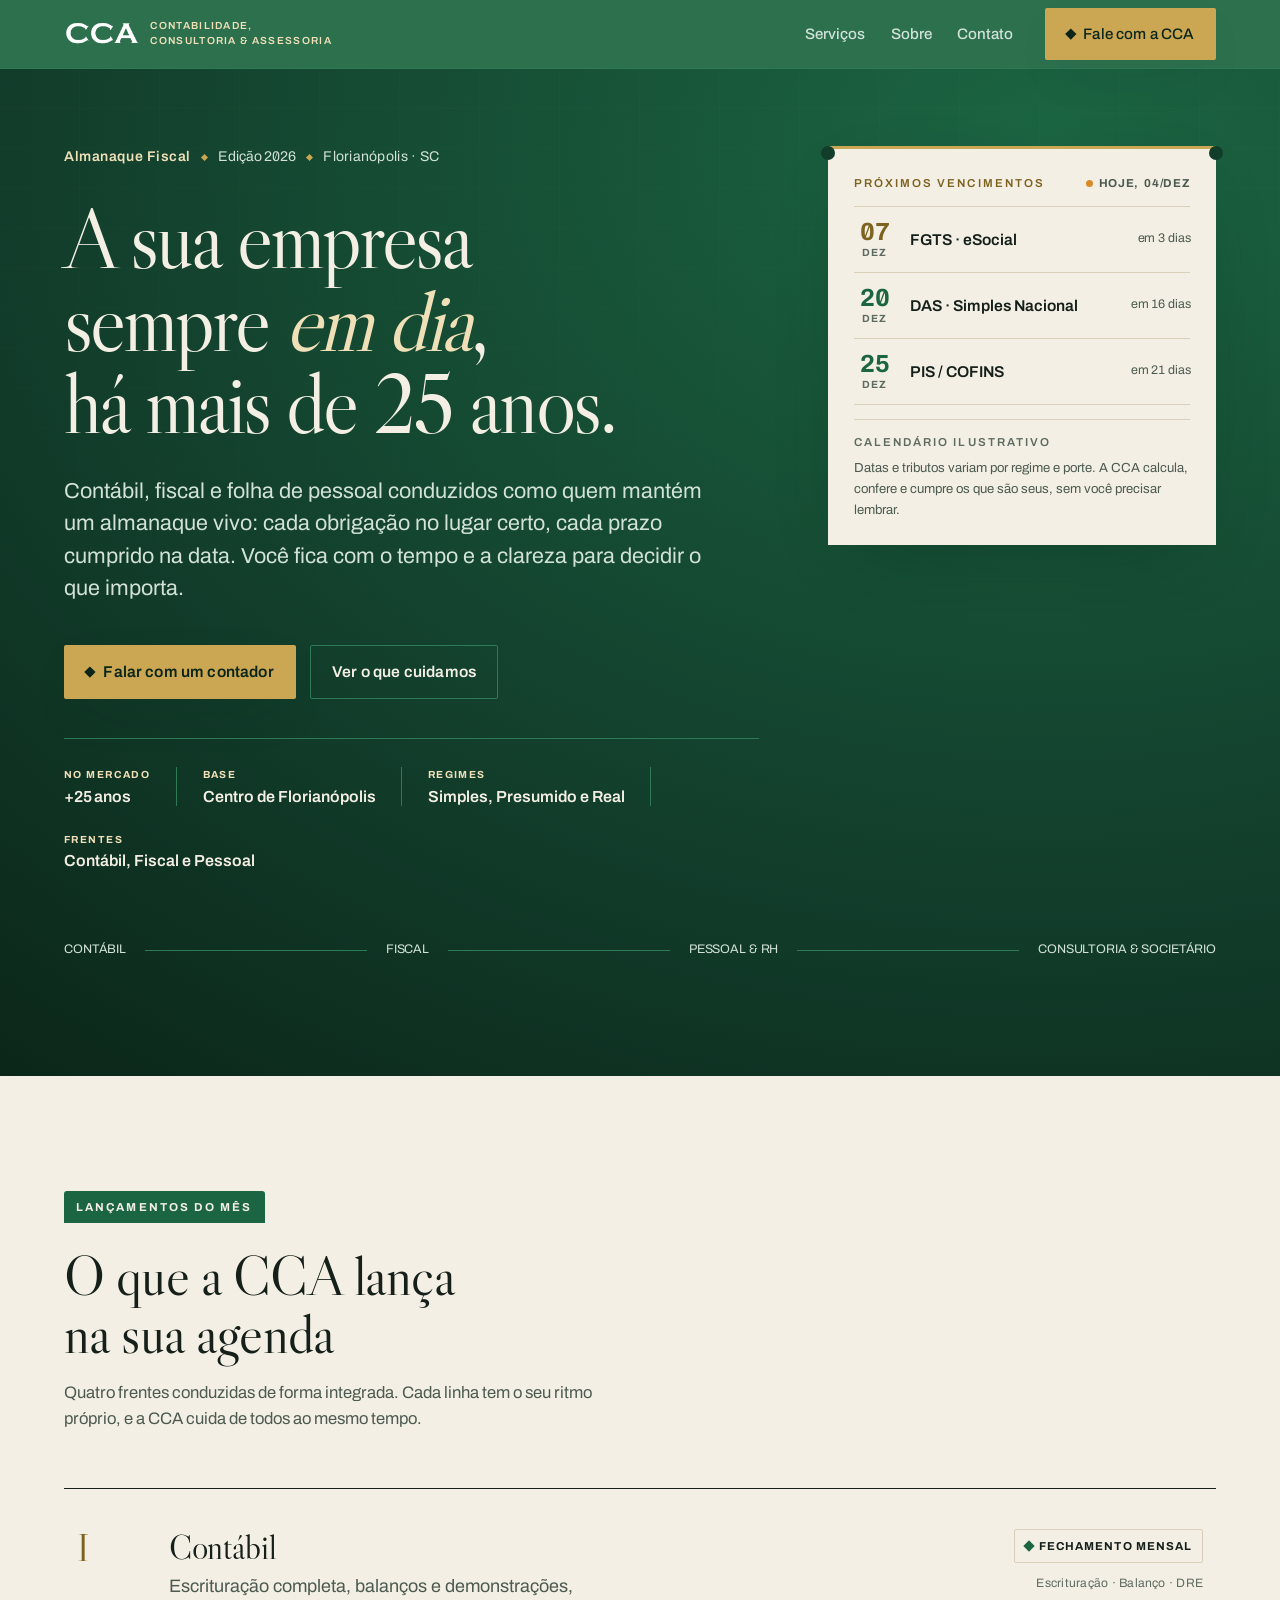
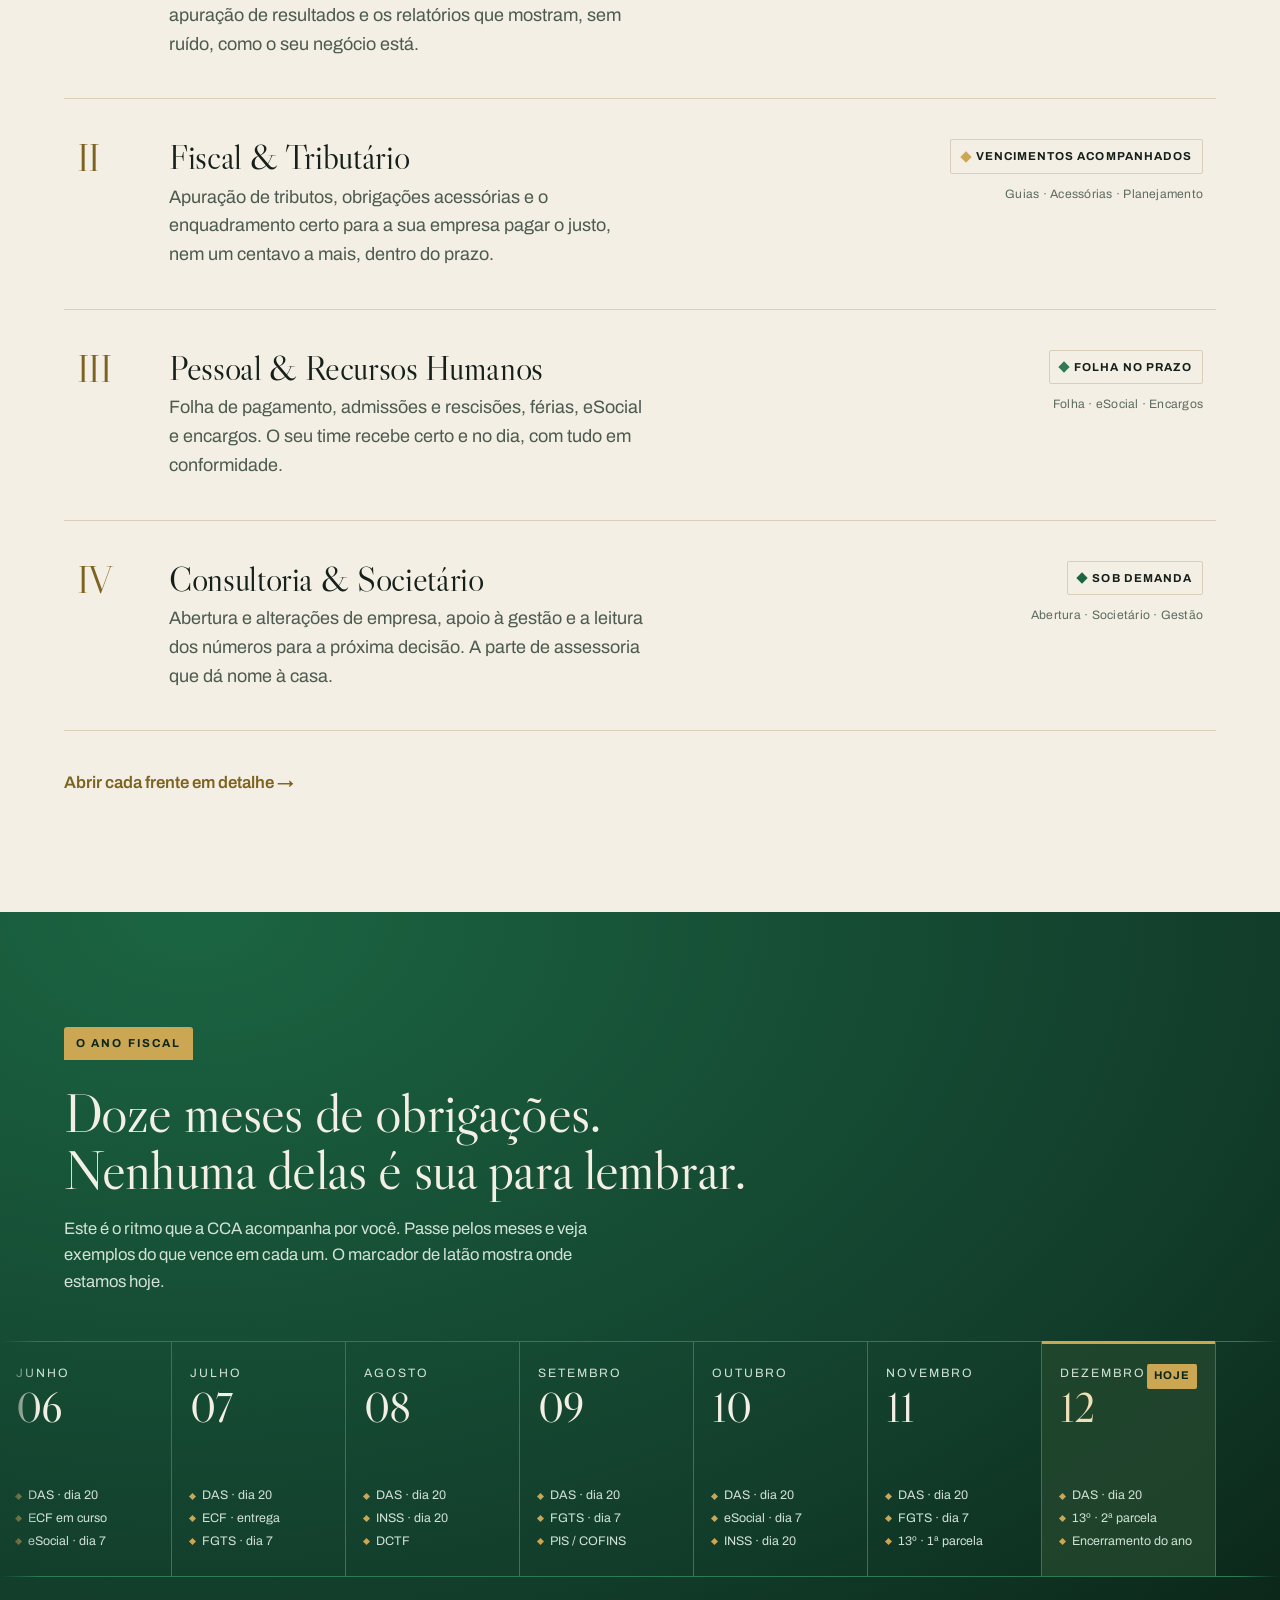
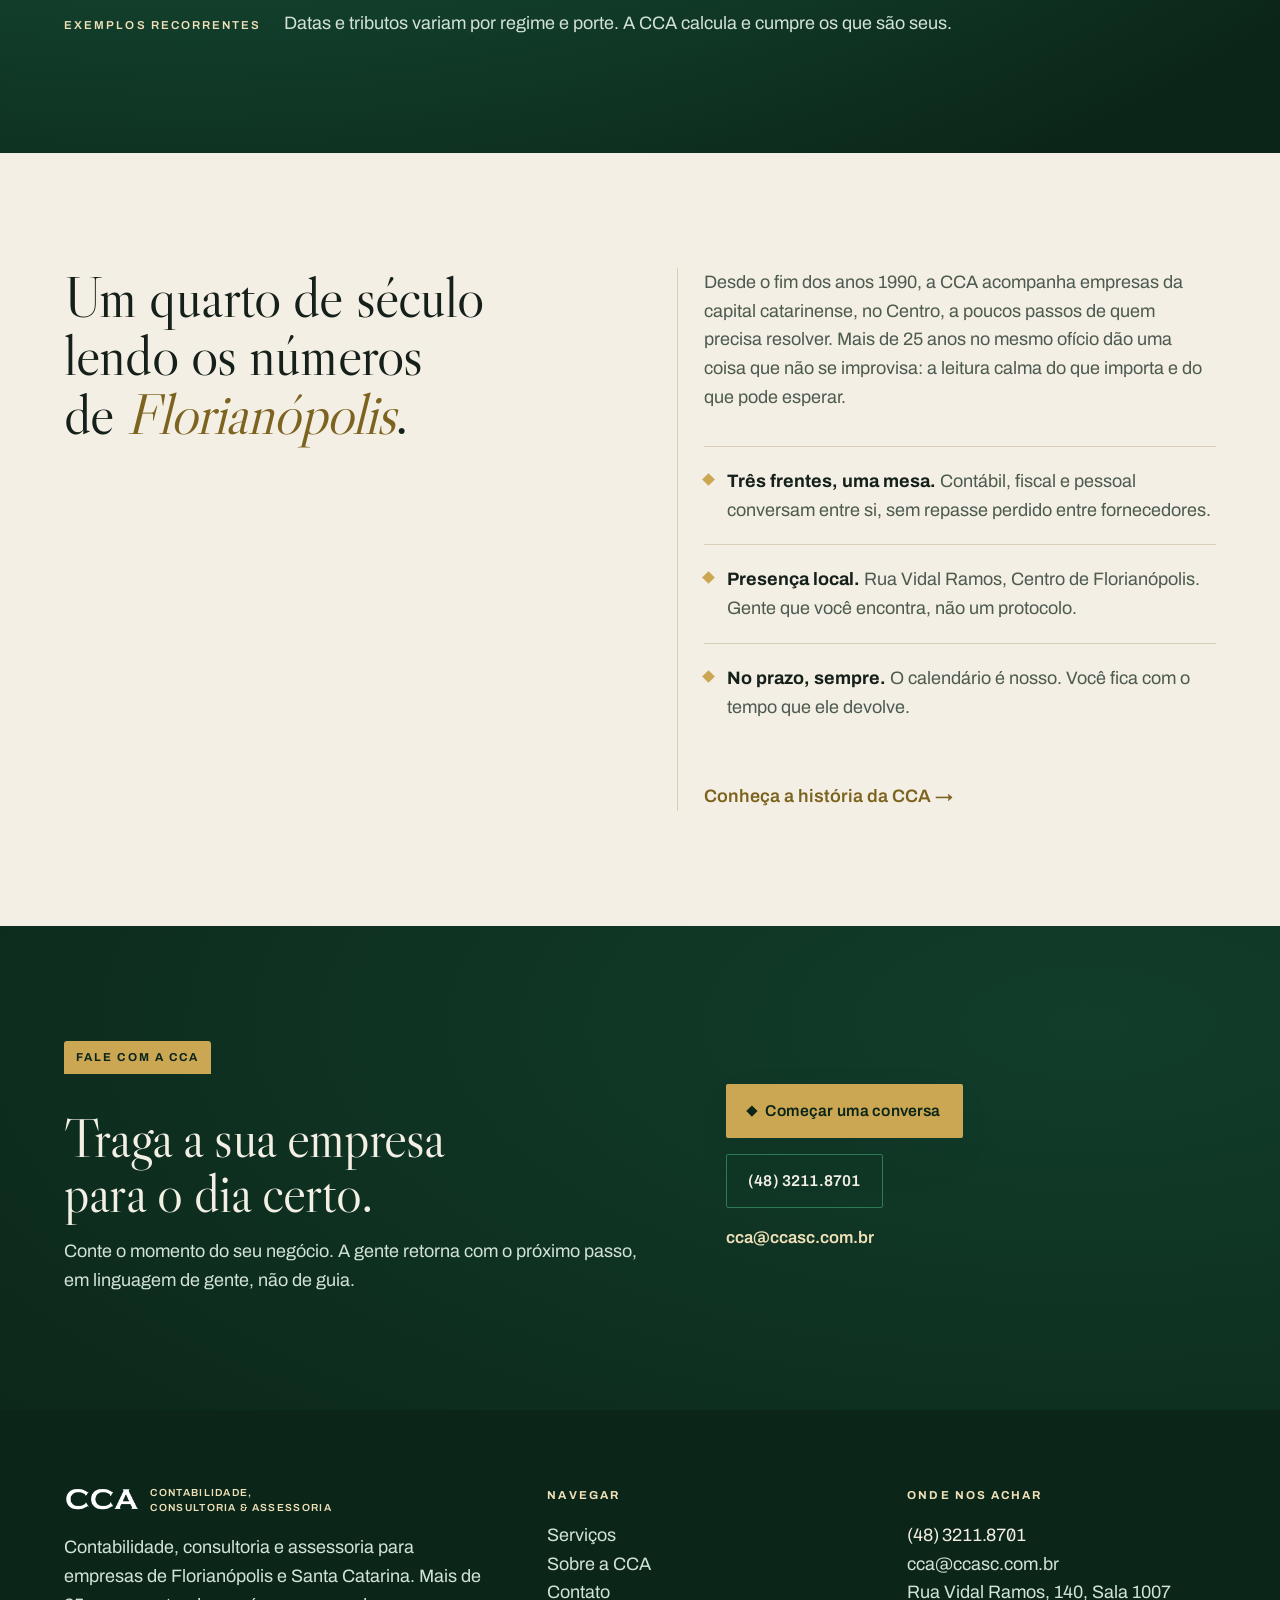
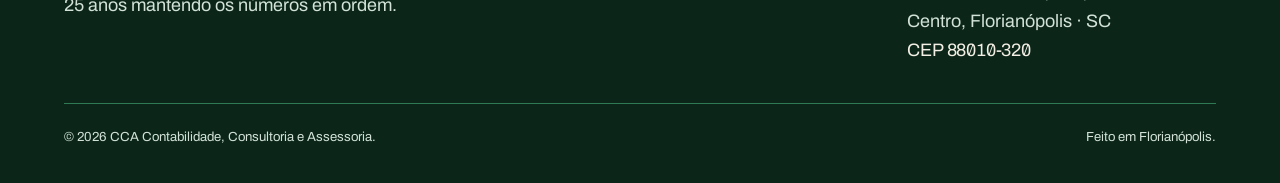
<file: index.html>
<!doctype html>
<html lang="pt-BR">
<head>
<meta charset="utf-8">
<meta name="viewport" content="width=device-width, initial-scale=1">
<title>CCA Contabilidade · Mantemos sua empresa em dia há mais de 25 anos</title>
<meta name="description" content="CCA Contabilidade, Consultoria e Assessoria. Florianópolis/SC. Contábil, fiscal e gestão de pessoas conduzidos com precisão há mais de 25 anos.">
<meta property="og:type" content="website">
<meta property="og:locale" content="pt_BR">
<meta property="og:site_name" content="CCA Contabilidade">
<meta property="og:title" content="CCA Contabilidade · Mantemos sua empresa em dia há mais de 25 anos">
<meta property="og:description" content="CCA Contabilidade, Consultoria e Assessoria. Florianópolis/SC. Contábil, fiscal e gestão de pessoas conduzidos com precisão há mais de 25 anos.">
<meta property="og:url" content="https://www.ccasc.dev.br/">
<meta property="og:image" content="https://www.ccasc.dev.br/assets/img/og-cca.png">
<meta name="twitter:card" content="summary_large_image">
<meta name="theme-color" content="#1B6542">
<link rel="canonical" href="https://www.ccasc.dev.br/">
<link rel="preconnect" href="https://fonts.googleapis.com">
<link rel="preconnect" href="https://fonts.gstatic.com" crossorigin>
<link href="https://fonts.googleapis.com/css2?family=Archivo:ital,wght@0,400;0,500;0,600;0,700;1,400&family=Libre+Caslon+Display&display=swap" rel="stylesheet">
<link rel="stylesheet" href="assets/css/site.css">
<link rel="icon" href="assets/img/favicon-32.png" sizes="32x32" type="image/png">
<link rel="icon" href="assets/img/favicon.svg" type="image/svg+xml">
<link rel="apple-touch-icon" href="assets/img/apple-touch-icon.png">
</head>
<body data-page="home">

<!-- ============================================================ HEADER -->
<header class="site-head">
  <div class="wrap">
    <a class="brand" href="/" aria-label="CCA Contabilidade, Consultoria e Assessoria, página inicial">
      <img class="brand-logo" src="assets/img/logo-mark-white.png" alt="CCA Contabilidade" width="78" height="28">
      <span class="brand-desc">Contabilidade,<br>Consultoria &amp; Assessoria</span>
    </a>

    <button class="menu-btn" aria-label="Abrir menu" aria-expanded="false" aria-controls="nav">
      <span></span><span></span><span></span>
    </button>

    <nav class="nav" id="nav" aria-label="Principal">
      <a href="/servicos">Serviços</a>
      <a href="/sobre">Sobre</a>
      <a href="/contato">Contato</a>
      <a class="btn btn-primary nav-cta" href="/contato"><span class="tick"></span>Fale com a CCA</a>
    </nav>
  </div>
</header>

<main>
<!-- =============================================================== HERO -->
<section class="hero on-green" aria-labelledby="hero-title">
  <div class="hero-grain" aria-hidden="true"></div>
  <div class="wrap hero-grid">
    <div class="hero-copy">
      <p class="hero-kicker reveal"><span class="hk-edition">Almanaque Fiscal</span><span class="hk-dot"></span><span class="num">Edição <span data-year>2026</span></span><span class="hk-dot"></span>Florianópolis · SC</p>
      <h1 id="hero-title" class="hero-title reveal">
        A sua empresa<br>sempre <em>em dia</em>,<br>há mais de 25&nbsp;anos.
      </h1>
      <p class="lede reveal">
        Contábil, fiscal e folha de pessoal conduzidos como quem mantém um almanaque vivo:
        cada obrigação no lugar certo, cada prazo cumprido na data. Você fica com o tempo
        e a clareza para decidir o que importa.
      </p>
      <div class="hero-actions reveal">
        <a class="btn btn-primary" href="/contato"><span class="tick"></span>Falar com um contador</a>
        <a class="btn btn-ghost" href="/servicos">Ver o que cuidamos</a>
      </div>
      <dl class="hero-facts reveal" aria-label="A CCA em resumo">
        <div><dt>No mercado</dt><dd class="num">+25 anos</dd></div>
        <div><dt>Base</dt><dd>Centro de Florianópolis</dd></div>
        <div><dt>Regimes</dt><dd>Simples, Presumido e Real</dd></div>
        <div><dt>Frentes</dt><dd>Contábil, Fiscal e Pessoal</dd></div>
      </dl>
    </div>

    <!-- Agenda fiscal viva: próximos vencimentos (preenchido por JS; fallback abaixo) -->
    <aside class="almanac reveal" aria-label="Próximos vencimentos do calendário fiscal">
      <div class="almanac-head">
        <span class="label">Próximos vencimentos</span>
        <span class="almanac-live"><span class="dot"></span>hoje, <span data-today>05/nov</span></span>
      </div>
      <ol class="almanac-list" data-due-list>
        <li><span class="due-date num">07<span class="due-mo">nov</span></span><span class="due-name">FGTS · eSocial</span><span class="due-in num">em 2 dias</span></li>
        <li><span class="due-date num">20<span class="due-mo">nov</span></span><span class="due-name">DAS · Simples Nacional</span><span class="due-in num">em 15 dias</span></li>
        <li><span class="due-date num">25<span class="due-mo">nov</span></span><span class="due-name">PIS / COFINS</span><span class="due-in num">em 20 dias</span></li>
      </ol>
      <div class="almanac-foot">
        <span class="label">Calendário ilustrativo</span>
        <p class="almanac-note">Datas e tributos variam por regime e porte. A CCA calcula, confere e cumpre os que são seus, sem você precisar lembrar.</p>
      </div>
    </aside>
  </div>

  <div class="hero-foot wrap" aria-hidden="true">
    <span class="num">Contábil</span><i></i>
    <span class="num">Fiscal</span><i></i>
    <span class="num">Pessoal &amp; RH</span><i></i>
    <span class="num">Consultoria &amp; Societário</span>
  </div>
</section>

<!-- =========================================================== SERVIÇOS -->
<section class="section on-paper ledger" id="servicos" aria-labelledby="led-title">
  <div class="wrap">
    <header class="sec-head">
      <span class="tab">Lançamentos do mês</span>
      <h2 id="led-title" class="sec-title">O que a CCA lança<br>na sua agenda</h2>
      <p class="sec-intro">Quatro frentes conduzidas de forma integrada. Cada linha tem o seu
        ritmo próprio, e a CCA cuida de todos ao mesmo tempo.</p>
    </header>

    <ol class="entries" aria-label="Áreas de atuação">
      <li class="entry reveal">
        <span class="entry-idx num">I</span>
        <div class="entry-main">
          <h3 class="entry-name">Contábil</h3>
          <p class="entry-desc">Escrituração completa, balanços e demonstrações, apuração de
            resultados e os relatórios que mostram, sem ruído, como o seu negócio está.</p>
        </div>
        <div class="entry-meta">
          <span class="stamp em-dia">Fechamento mensal</span>
          <span class="entry-cols num">Escrituração · Balanço · DRE</span>
        </div>
      </li>

      <li class="entry reveal">
        <span class="entry-idx num">II</span>
        <div class="entry-main">
          <h3 class="entry-name">Fiscal &amp; Tributário</h3>
          <p class="entry-desc">Apuração de tributos, obrigações acessórias e o enquadramento
            certo para a sua empresa pagar o justo, nem um centavo a mais, dentro do prazo.</p>
        </div>
        <div class="entry-meta">
          <span class="stamp a-vencer">Vencimentos acompanhados</span>
          <span class="entry-cols num">Guias · Acessórias · Planejamento</span>
        </div>
      </li>

      <li class="entry reveal">
        <span class="entry-idx num">III</span>
        <div class="entry-main">
          <h3 class="entry-name">Pessoal &amp; Recursos Humanos</h3>
          <p class="entry-desc">Folha de pagamento, admissões e rescisões, férias, eSocial e
            encargos. O seu time recebe certo e no dia, com tudo em conformidade.</p>
        </div>
        <div class="entry-meta">
          <span class="stamp entregue">Folha no prazo</span>
          <span class="entry-cols num">Folha · eSocial · Encargos</span>
        </div>
      </li>

      <li class="entry reveal">
        <span class="entry-idx num">IV</span>
        <div class="entry-main">
          <h3 class="entry-name">Consultoria &amp; Societário</h3>
          <p class="entry-desc">Abertura e alterações de empresa, apoio à gestão e a leitura dos
            números para a próxima decisão. A parte de assessoria que dá nome à casa.</p>
        </div>
        <div class="entry-meta">
          <span class="stamp em-dia">Sob demanda</span>
          <span class="entry-cols num">Abertura · Societário · Gestão</span>
        </div>
      </li>
    </ol>

    <a class="link-u ledger-more" href="/servicos">Abrir cada frente em detalhe →</a>
  </div>
</section>

<!-- ======================================================= RITMO (RAIL) -->
<section class="section on-green rhythm" id="ritmo" aria-labelledby="rit-title">
  <div class="wrap">
    <header class="sec-head sec-head--light">
      <span class="tab tab--brass">O ano fiscal</span>
      <h2 id="rit-title" class="sec-title">Doze meses de obrigações.<br>Nenhuma delas é sua para lembrar.</h2>
      <p class="sec-intro light">Este é o ritmo que a CCA acompanha por você. Passe pelos meses e
        veja exemplos do que vence em cada um. O marcador de latão mostra onde estamos hoje.</p>
    </header>
  </div>

  <!-- rail de 12 meses, construído por JS; container acessível com fallback -->
  <div class="rail-outer">
    <div class="rail" data-rail role="list" aria-label="Calendário fiscal do ano, exemplos por mês">
      <!-- JS injeta os meses. Fallback textual: -->
      <noscript><p class="wrap light">Calendário fiscal com vencimentos recorrentes ao longo do ano (DAS, FGTS, INSS, DCTF, eSocial, DIRF, entre outros).</p></noscript>
    </div>
  </div>
  <div class="wrap rail-note">
    <span class="label light">Exemplos recorrentes</span>
    <span class="light">Datas e tributos variam por regime e porte. A CCA calcula e cumpre os que são seus.</span>
  </div>
</section>

<!-- ========================================================= AUTORIDADE -->
<section class="section on-paper authority" id="autoridade" aria-labelledby="aut-title">
  <div class="wrap authority-grid">
    <div class="authority-lead">
      <h2 id="aut-title" class="aut-title">
        Um quarto de século<br>lendo os números<br>de <em>Florianópolis</em>.
      </h2>
    </div>
    <div class="authority-body marginal">
      <p>Desde o fim dos anos 1990, a CCA acompanha empresas da capital catarinense, no
        Centro, a poucos passos de quem precisa resolver. Mais de 25 anos no mesmo ofício
        dão uma coisa que não se improvisa: a leitura calma do que importa e do que pode esperar.</p>

      <ul class="authority-points">
        <li><span><strong>Três frentes, uma mesa.</strong> Contábil, fiscal e pessoal conversam entre si, sem repasse perdido entre fornecedores.</span></li>
        <li><span><strong>Presença local.</strong> Rua Vidal Ramos, Centro de Florianópolis. Gente que você encontra, não um protocolo.</span></li>
        <li><span><strong>No prazo, sempre.</strong> O calendário é nosso. Você fica com o tempo que ele devolve.</span></li>
      </ul>

      <a class="link-u" href="/sobre">Conheça a história da CCA →</a>
    </div>
  </div>
</section>

<!-- =============================================================== CTA -->
<section class="section cta on-green" aria-labelledby="cta-title">
  <div class="wrap cta-grid">
    <div>
      <span class="tab tab--brass">Fale com a CCA</span>
      <h2 id="cta-title" class="cta-title">Traga a sua empresa<br>para o dia certo.</h2>
      <p class="light">Conte o momento do seu negócio. A gente retorna com o próximo passo,
        em linguagem de gente, não de guia.</p>
    </div>
    <div class="cta-actions">
      <a class="btn btn-primary" href="/contato"><span class="tick"></span>Começar uma conversa</a>
      <a class="btn btn-ghost" href="tel:+554832118701">(48) 3211.8701</a>
      <a class="cta-mail link-u" href="mailto:cca@ccasc.com.br">cca@ccasc.com.br</a>
    </div>
  </div>
</section>
</main>

<!-- ============================================================ FOOTER -->
<footer class="site-foot">
  <div class="wrap">
    <div class="foot-grid">
      <div>
        <div class="brand" style="margin-bottom:1.1rem">
          <img class="brand-logo" src="assets/img/logo-mark-white.png" alt="CCA Contabilidade" width="78" height="28">
          <span class="brand-desc">Contabilidade,<br>Consultoria &amp; Assessoria</span>
        </div>
        <p>Contabilidade, consultoria e assessoria para empresas de Florianópolis e Santa Catarina.
           Mais de 25 anos mantendo os números em ordem.</p>
      </div>
      <div>
        <h4>Navegar</h4>
        <a href="/servicos">Serviços</a>
        <a href="/sobre">Sobre a CCA</a>
        <a href="/contato">Contato</a>
      </div>
      <div>
        <h4>Onde nos achar</h4>
        <p class="num">(48) 3211.8701</p>
        <a href="mailto:cca@ccasc.com.br">cca@ccasc.com.br</a>
        <p>Rua Vidal Ramos, 140, Sala 1007<br>Centro, Florianópolis · SC<br><span class="num">CEP 88010-320</span></p>
      </div>
    </div>
    <div class="foot-rule"></div>
    <div class="foot-base">
      <span>© <span data-year>2026</span> CCA Contabilidade, Consultoria e Assessoria.</span>
      <span>Feito em Florianópolis.</span>
    </div>
  </div>
</footer>

<script src="assets/js/site.js" defer></script>
</body>
</html>
</file>
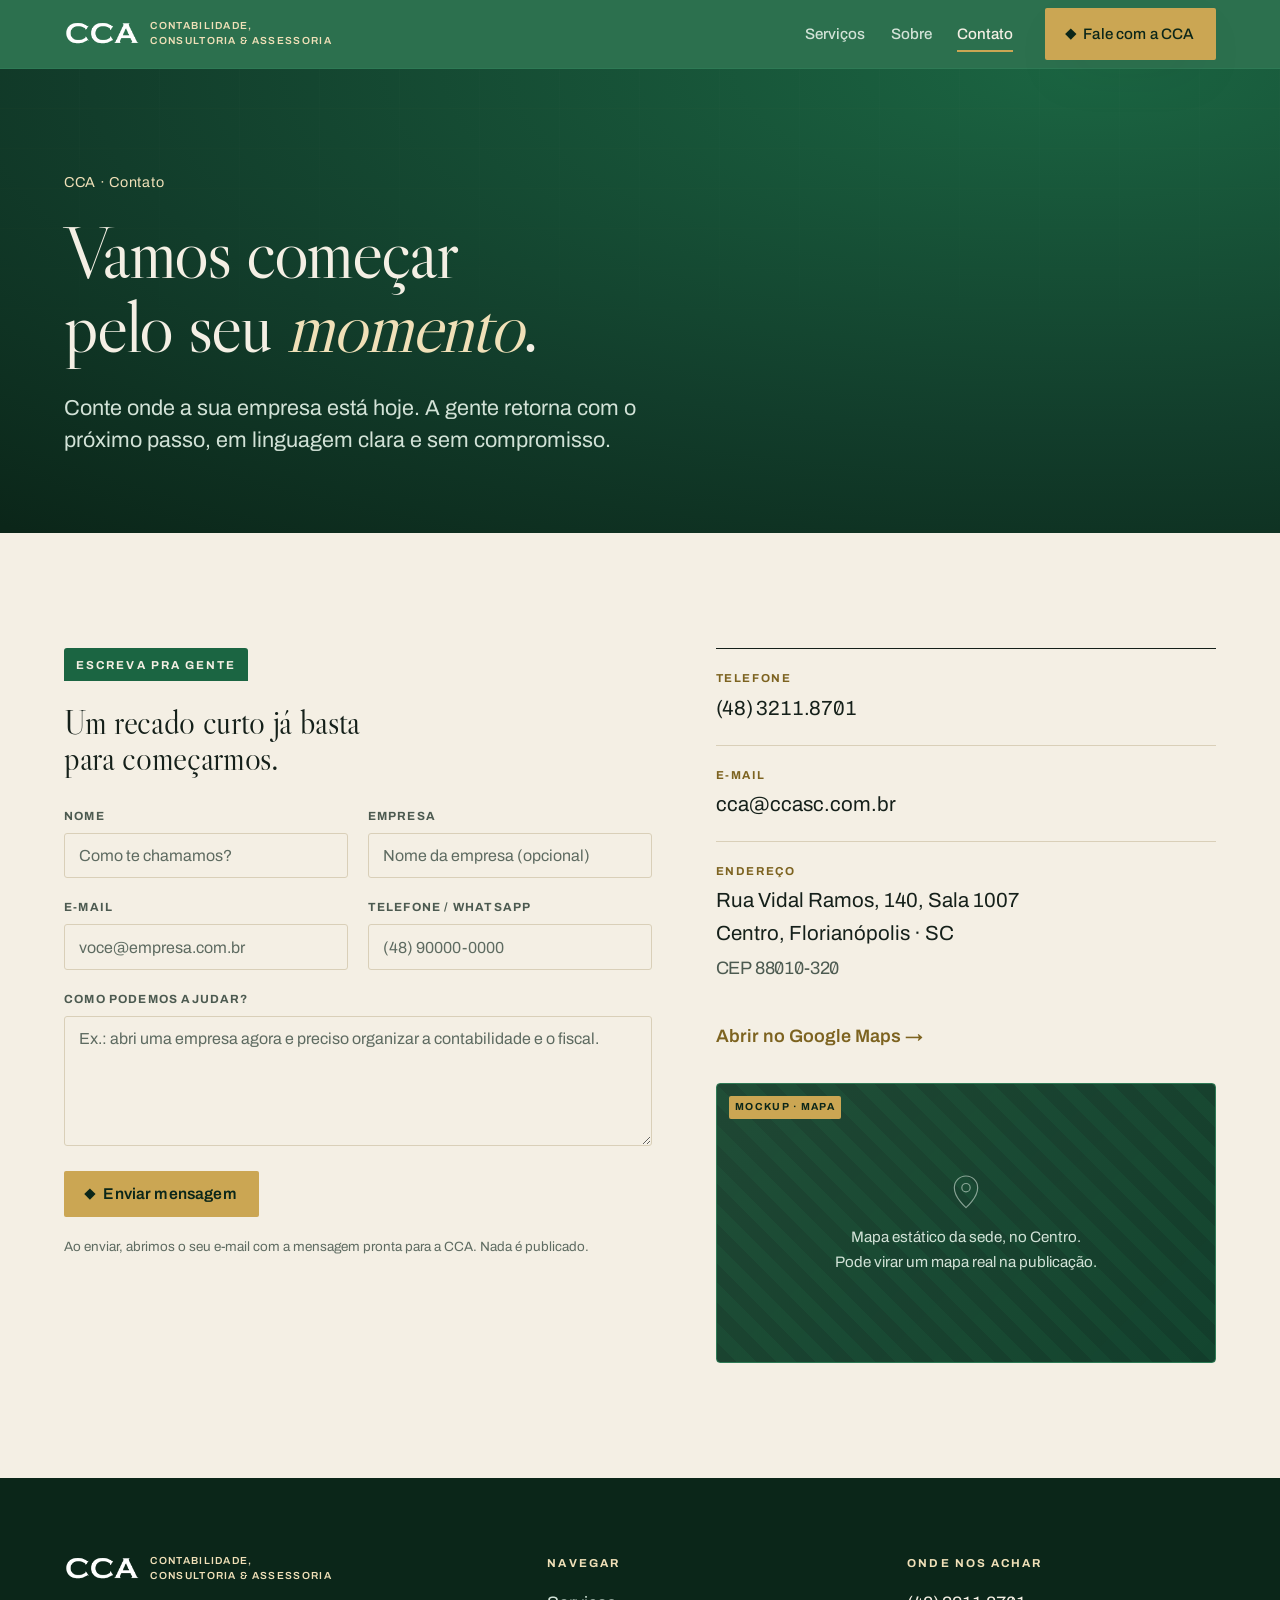
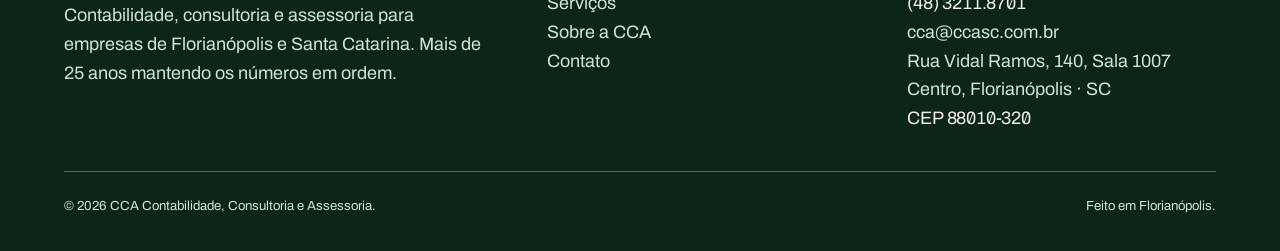
<file: contato.html>
<!doctype html>
<html lang="pt-BR">
<head>
<meta charset="utf-8">
<meta name="viewport" content="width=device-width, initial-scale=1">
<title>Contato · CCA Contabilidade</title>
<meta name="description" content="Fale com a CCA Contabilidade. Rua Vidal Ramos, 140, Sala 1007, Centro, Florianópolis/SC. (48) 3211.8701 · cca@ccasc.com.br">
<meta property="og:type" content="website">
<meta property="og:locale" content="pt_BR">
<meta property="og:site_name" content="CCA Contabilidade">
<meta property="og:title" content="Contato · CCA Contabilidade">
<meta property="og:description" content="Fale com a CCA Contabilidade. Rua Vidal Ramos, 140, Sala 1007, Centro, Florianópolis/SC. (48) 3211.8701 · cca@ccasc.com.br">
<meta property="og:url" content="https://www.ccasc.dev.br/contato">
<meta property="og:image" content="https://www.ccasc.dev.br/assets/img/og-cca.png">
<meta name="twitter:card" content="summary_large_image">
<meta name="theme-color" content="#1B6542">
<link rel="canonical" href="https://www.ccasc.dev.br/contato">
<link rel="preconnect" href="https://fonts.googleapis.com">
<link rel="preconnect" href="https://fonts.gstatic.com" crossorigin>
<link href="https://fonts.googleapis.com/css2?family=Archivo:ital,wght@0,400;0,500;0,600;0,700;1,400&family=Libre+Caslon+Display&display=swap" rel="stylesheet">
<link rel="stylesheet" href="assets/css/site.css">
<link rel="icon" href="assets/img/favicon-32.png" sizes="32x32" type="image/png">
<link rel="icon" href="assets/img/favicon.svg" type="image/svg+xml">
<link rel="apple-touch-icon" href="assets/img/apple-touch-icon.png">
</head>
<body data-page="contato">

<header class="site-head">
  <div class="wrap">
    <a class="brand" href="/" aria-label="CCA Contabilidade, Consultoria e Assessoria, página inicial">
      <img class="brand-logo" src="assets/img/logo-mark-white.png" alt="CCA Contabilidade" width="78" height="28">
      <span class="brand-desc">Contabilidade,<br>Consultoria &amp; Assessoria</span>
    </a>
    <button class="menu-btn" aria-label="Abrir menu" aria-expanded="false" aria-controls="nav"><span></span><span></span><span></span></button>
    <nav class="nav" id="nav" aria-label="Principal">
      <a href="/servicos">Serviços</a>
      <a href="/sobre">Sobre</a>
      <a href="/contato">Contato</a>
      <a class="btn btn-primary nav-cta" href="/contato"><span class="tick"></span>Fale com a CCA</a>
    </nav>
  </div>
</header>

<main>
<!-- HERO -->
<section class="page-hero" aria-labelledby="ph">
  <div class="hero-grain" aria-hidden="true"></div>
  <div class="wrap">
    <p class="ph-kicker num">CCA · Contato</p>
    <h1 id="ph" class="ph-title">Vamos começar<br>pelo seu <em>momento</em>.</h1>
    <p class="lede">Conte onde a sua empresa está hoje. A gente retorna com o próximo passo,
      em linguagem clara e sem compromisso.</p>
  </div>
</section>

<!-- CONTATO -->
<section class="section on-paper" aria-label="Formulário e dados de contato">
  <div class="wrap contact-grid">

    <!-- FORM -->
    <div>
      <span class="tab">Escreva pra gente</span>
      <h2 class="about-lead" style="font-size:clamp(1.5rem,2.6vw,2.1rem);margin-bottom:clamp(20px,3vw,30px)">
        Um recado curto já basta<br>para começarmos.</h2>

      <p class="form-ok" id="form-ok" role="status">Tudo certo. Abrimos o seu aplicativo de e-mail com a
        mensagem pronta. Se não abrir, escreva direto para cca@ccasc.com.br.</p>

      <form class="form" id="contato-form" novalidate>
        <div class="field-row">
          <div class="field">
            <label for="nome">Nome</label>
            <input type="text" id="nome" name="nome" autocomplete="name" placeholder="Como te chamamos?" required>
          </div>
          <div class="field">
            <label for="empresa">Empresa</label>
            <input type="text" id="empresa" name="empresa" autocomplete="organization" placeholder="Nome da empresa (opcional)">
          </div>
        </div>
        <div class="field-row">
          <div class="field">
            <label for="email">E-mail</label>
            <input type="email" id="email" name="email" autocomplete="email" placeholder="voce@empresa.com.br" required>
          </div>
          <div class="field">
            <label for="telefone">Telefone / WhatsApp</label>
            <input type="tel" id="telefone" name="telefone" autocomplete="tel" placeholder="(48) 90000-0000">
          </div>
        </div>
        <div class="field">
          <label for="mensagem">Como podemos ajudar?</label>
          <textarea id="mensagem" name="mensagem" placeholder="Ex.: abri uma empresa agora e preciso organizar a contabilidade e o fiscal." required></textarea>
        </div>
        <button type="submit" class="btn btn-primary"><span class="tick"></span>Enviar mensagem</button>
        <p class="form-note">Ao enviar, abrimos o seu e-mail com a mensagem pronta para a CCA. Nada é publicado.</p>
      </form>
    </div>

    <!-- DADOS -->
    <aside class="contact-aside">
      <div class="ci">
        <span class="k">Telefone</span>
        <a class="v num" href="tel:+554832118701">(48) 3211.8701</a>
      </div>
      <div class="ci">
        <span class="k">E-mail</span>
        <a class="v" href="mailto:cca@ccasc.com.br">cca@ccasc.com.br</a>
      </div>
      <div class="ci">
        <span class="k">Endereço</span>
        <span class="v">Rua Vidal Ramos, 140, Sala 1007<br>Centro, Florianópolis · SC</span>
        <span class="num" style="color:var(--ink-soft)">CEP 88010-320</span>
      </div>
      <a class="map-link link-u" href="https://www.google.com/maps/search/?api=1&query=Rua+Vidal+Ramos+140+Centro+Florian%C3%B3polis+SC+88010-320" target="_blank" rel="noopener">
        Abrir no Google Maps →
      </a>

      <figure class="mock mock--green reveal" role="img" aria-label="Mockup: mapa da localização da CCA, a produzir" style="margin-top:clamp(22px,3vw,32px);min-height:clamp(200px,24vw,280px)">
        <span class="mock-tag">Mockup · mapa</span>
        <div>
          <svg class="mock-ico" viewBox="0 0 48 48" fill="none" stroke="currentColor" stroke-width="1.4" aria-hidden="true">
            <path d="M24 44s14-12 14-24a14 14 0 10-28 0c0 12 14 24 14 24z"></path>
            <circle cx="24" cy="20" r="5"></circle>
          </svg>
          <p>Mapa estático da sede, no Centro.<br>Pode virar um mapa real na publicação.</p>
        </div>
      </figure>
    </aside>

  </div>
</section>
</main>

<footer class="site-foot">
  <div class="wrap">
    <div class="foot-grid">
      <div>
        <div class="brand" style="margin-bottom:1.1rem">
          <img class="brand-logo" src="assets/img/logo-mark-white.png" alt="CCA Contabilidade" width="78" height="28">
          <span class="brand-desc">Contabilidade,<br>Consultoria &amp; Assessoria</span>
        </div>
        <p>Contabilidade, consultoria e assessoria para empresas de Florianópolis e Santa Catarina. Mais de 25 anos mantendo os números em ordem.</p>
      </div>
      <div>
        <h4>Navegar</h4>
        <a href="/servicos">Serviços</a>
        <a href="/sobre">Sobre a CCA</a>
        <a href="/contato">Contato</a>
      </div>
      <div>
        <h4>Onde nos achar</h4>
        <p class="num">(48) 3211.8701</p>
        <a href="mailto:cca@ccasc.com.br">cca@ccasc.com.br</a>
        <p>Rua Vidal Ramos, 140, Sala 1007<br>Centro, Florianópolis · SC<br><span class="num">CEP 88010-320</span></p>
      </div>
    </div>
    <div class="foot-rule"></div>
    <div class="foot-base">
      <span>© <span data-year>2026</span> CCA Contabilidade, Consultoria e Assessoria.</span>
      <span>Feito em Florianópolis.</span>
    </div>
  </div>
</footer>

<script src="assets/js/site.js" defer></script>
</body>
</html>
</file>
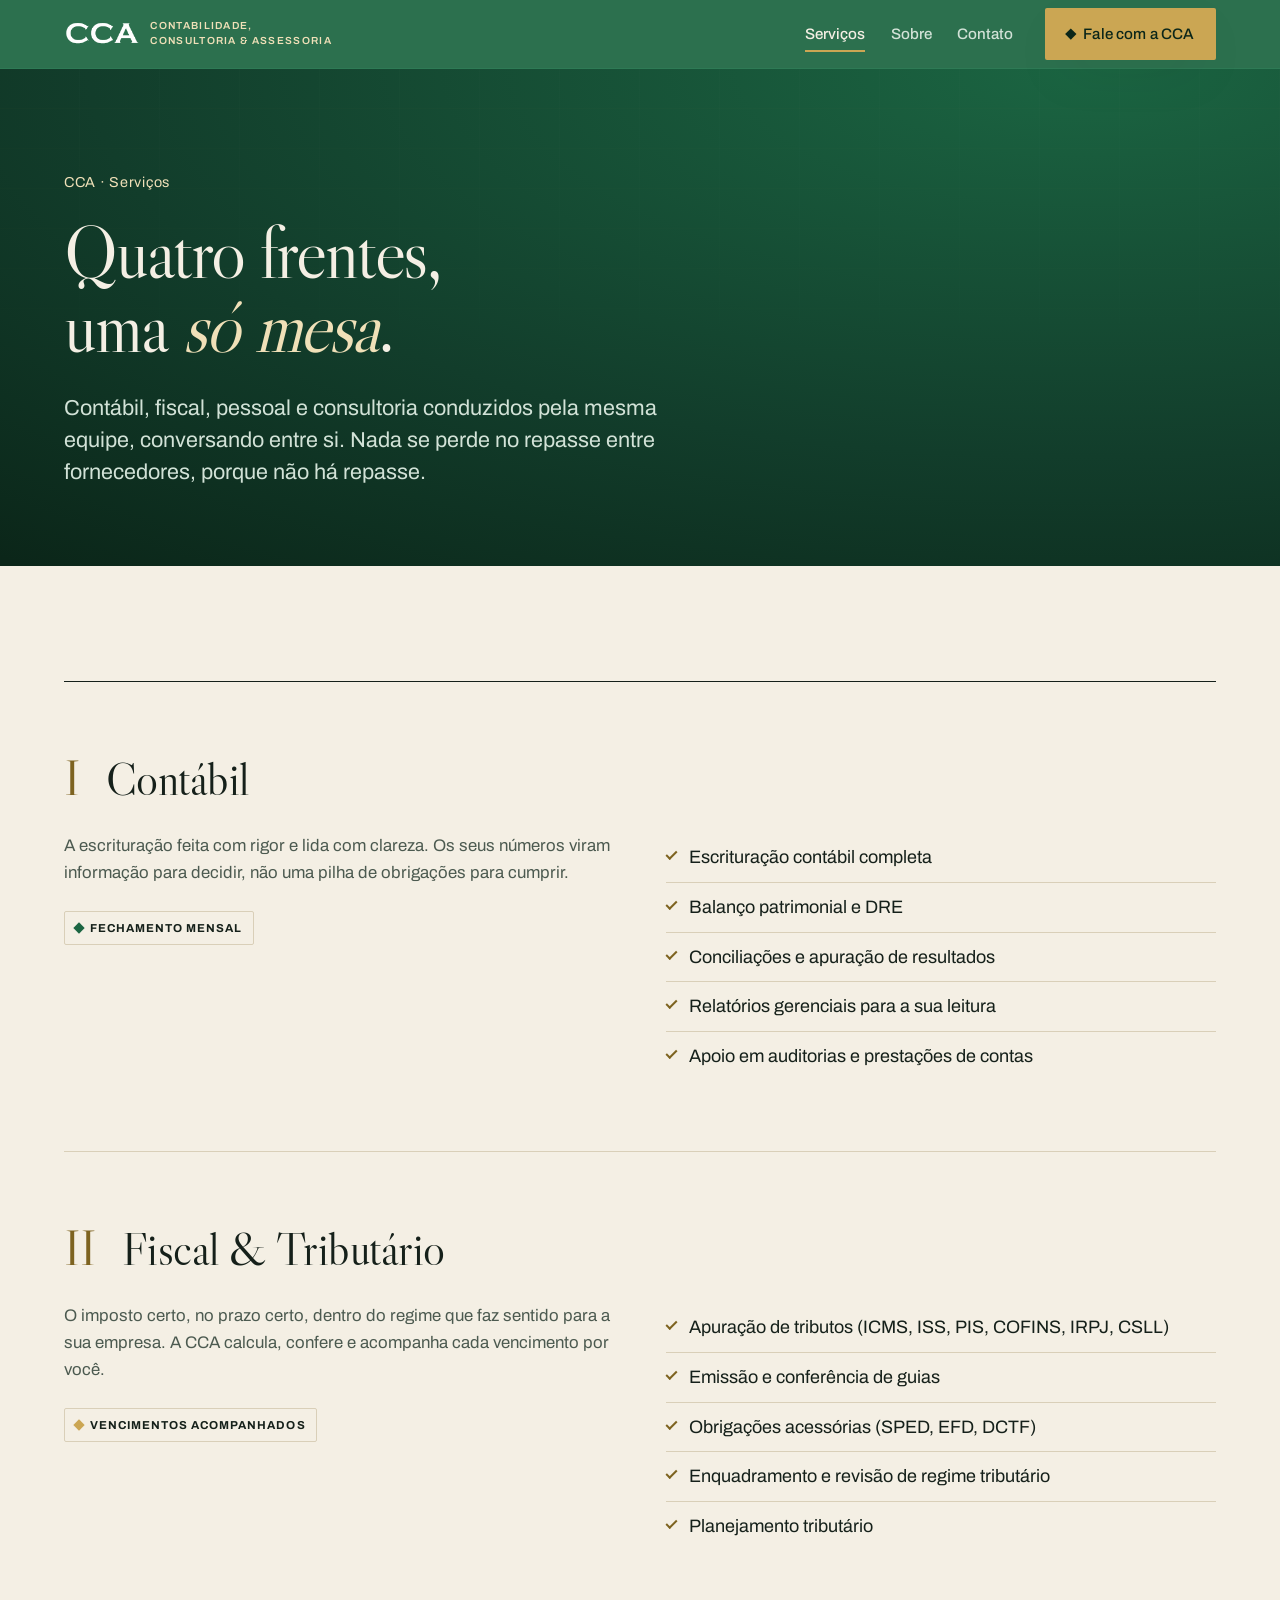
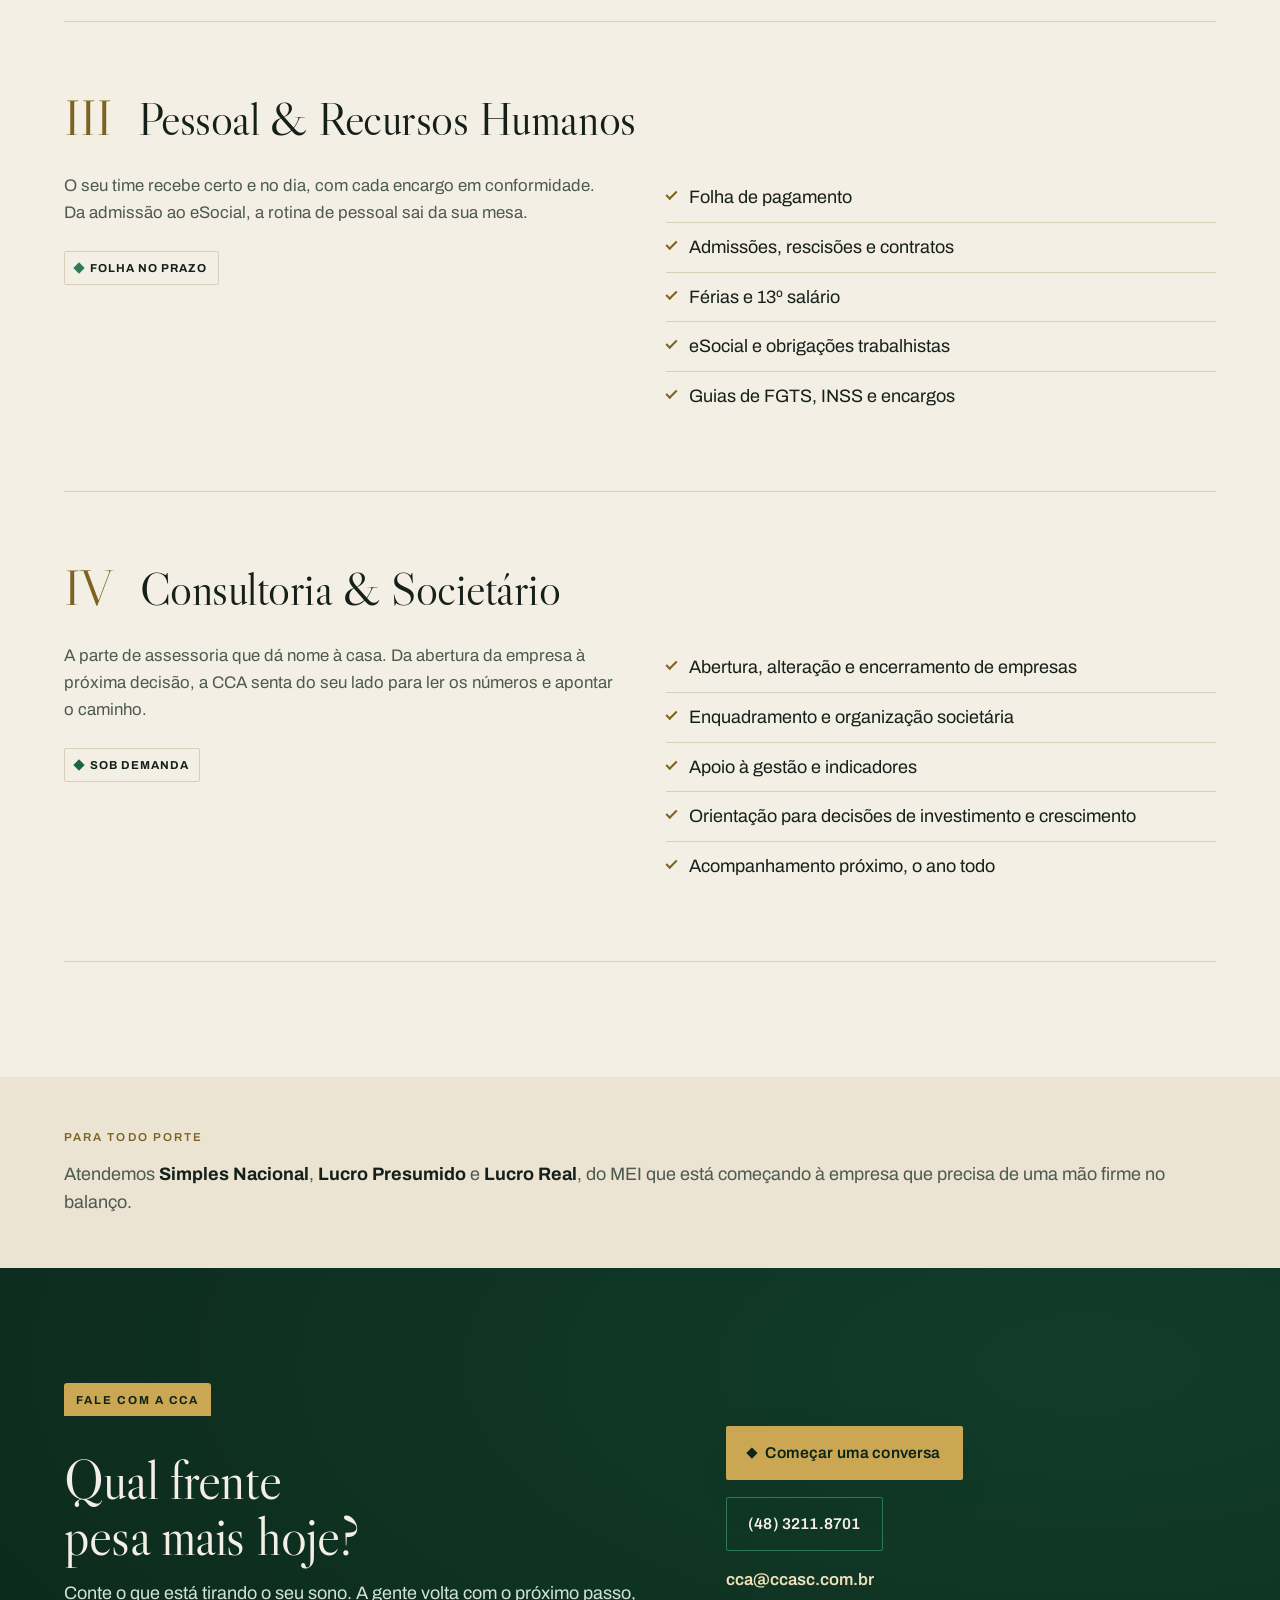
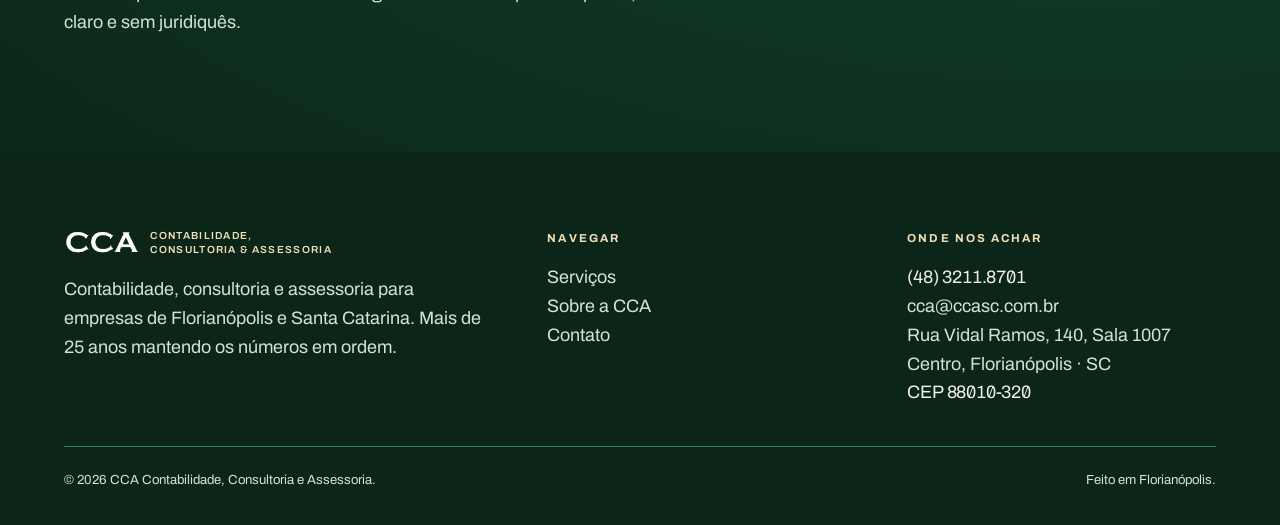
<file: servicos.html>
<!doctype html>
<html lang="pt-BR">
<head>
<meta charset="utf-8">
<meta name="viewport" content="width=device-width, initial-scale=1">
<title>Serviços · CCA Contabilidade</title>
<meta name="description" content="Contábil, fiscal e tributário, pessoal e RH, consultoria e societário. As quatro frentes que a CCA conduz de forma integrada.">
<meta property="og:type" content="website">
<meta property="og:locale" content="pt_BR">
<meta property="og:site_name" content="CCA Contabilidade">
<meta property="og:title" content="Serviços · CCA Contabilidade">
<meta property="og:description" content="Contábil, fiscal e tributário, pessoal e RH, consultoria e societário. As quatro frentes que a CCA conduz de forma integrada.">
<meta property="og:url" content="https://www.ccasc.dev.br/servicos">
<meta property="og:image" content="https://www.ccasc.dev.br/assets/img/og-cca.png">
<meta name="twitter:card" content="summary_large_image">
<meta name="theme-color" content="#1B6542">
<link rel="canonical" href="https://www.ccasc.dev.br/servicos">
<link rel="preconnect" href="https://fonts.googleapis.com">
<link rel="preconnect" href="https://fonts.gstatic.com" crossorigin>
<link href="https://fonts.googleapis.com/css2?family=Archivo:ital,wght@0,400;0,500;0,600;0,700;1,400&family=Libre+Caslon+Display&display=swap" rel="stylesheet">
<link rel="stylesheet" href="assets/css/site.css">
<link rel="icon" href="assets/img/favicon-32.png" sizes="32x32" type="image/png">
<link rel="icon" href="assets/img/favicon.svg" type="image/svg+xml">
<link rel="apple-touch-icon" href="assets/img/apple-touch-icon.png">
</head>
<body data-page="servicos">

<header class="site-head">
  <div class="wrap">
    <a class="brand" href="/" aria-label="CCA Contabilidade, Consultoria e Assessoria, página inicial">
      <img class="brand-logo" src="assets/img/logo-mark-white.png" alt="CCA Contabilidade" width="78" height="28">
      <span class="brand-desc">Contabilidade,<br>Consultoria &amp; Assessoria</span>
    </a>
    <button class="menu-btn" aria-label="Abrir menu" aria-expanded="false" aria-controls="nav"><span></span><span></span><span></span></button>
    <nav class="nav" id="nav" aria-label="Principal">
      <a href="/servicos">Serviços</a>
      <a href="/sobre">Sobre</a>
      <a href="/contato">Contato</a>
      <a class="btn btn-primary nav-cta" href="/contato"><span class="tick"></span>Fale com a CCA</a>
    </nav>
  </div>
</header>

<main>
<!-- HERO -->
<section class="page-hero" aria-labelledby="ph">
  <div class="hero-grain" aria-hidden="true"></div>
  <div class="wrap">
    <p class="ph-kicker num">CCA · Serviços</p>
    <h1 id="ph" class="ph-title">Quatro frentes,<br>uma <em>só mesa</em>.</h1>
    <p class="lede">Contábil, fiscal, pessoal e consultoria conduzidos pela mesma equipe, conversando
      entre si. Nada se perde no repasse entre fornecedores, porque não há repasse.</p>
  </div>
</section>

<!-- LISTA DE SERVIÇOS -->
<section class="section on-paper" aria-label="Serviços em detalhe">
  <div class="wrap svc-list">

    <article class="svc reveal">
      <div class="svc-top"><span class="svc-idx">I</span><h2 class="svc-name">Contábil</h2></div>
      <div class="svc-body">
        <div class="svc-lead">
          <p>A escrituração feita com rigor e lida com clareza. Os seus números viram informação
            para decidir, não uma pilha de obrigações para cumprir.</p>
          <span class="stamp">Fechamento mensal</span>
        </div>
        <ul class="inc">
          <li>Escrituração contábil completa</li>
          <li>Balanço patrimonial e DRE</li>
          <li>Conciliações e apuração de resultados</li>
          <li>Relatórios gerenciais para a sua leitura</li>
          <li>Apoio em auditorias e prestações de contas</li>
        </ul>
      </div>
    </article>

    <article class="svc reveal">
      <div class="svc-top"><span class="svc-idx">II</span><h2 class="svc-name">Fiscal &amp; Tributário</h2></div>
      <div class="svc-body">
        <div class="svc-lead">
          <p>O imposto certo, no prazo certo, dentro do regime que faz sentido para a sua empresa.
            A CCA calcula, confere e acompanha cada vencimento por você.</p>
          <span class="stamp a-vencer">Vencimentos acompanhados</span>
        </div>
        <ul class="inc">
          <li>Apuração de tributos (ICMS, ISS, PIS, COFINS, IRPJ, CSLL)</li>
          <li>Emissão e conferência de guias</li>
          <li>Obrigações acessórias (SPED, EFD, DCTF)</li>
          <li>Enquadramento e revisão de regime tributário</li>
          <li>Planejamento tributário</li>
        </ul>
      </div>
    </article>

    <article class="svc reveal">
      <div class="svc-top"><span class="svc-idx">III</span><h2 class="svc-name">Pessoal &amp; Recursos Humanos</h2></div>
      <div class="svc-body">
        <div class="svc-lead">
          <p>O seu time recebe certo e no dia, com cada encargo em conformidade. Da admissão ao
            eSocial, a rotina de pessoal sai da sua mesa.</p>
          <span class="stamp entregue">Folha no prazo</span>
        </div>
        <ul class="inc">
          <li>Folha de pagamento</li>
          <li>Admissões, rescisões e contratos</li>
          <li>Férias e 13º salário</li>
          <li>eSocial e obrigações trabalhistas</li>
          <li>Guias de FGTS, INSS e encargos</li>
        </ul>
      </div>
    </article>

    <article class="svc reveal">
      <div class="svc-top"><span class="svc-idx">IV</span><h2 class="svc-name">Consultoria &amp; Societário</h2></div>
      <div class="svc-body">
        <div class="svc-lead">
          <p>A parte de assessoria que dá nome à casa. Da abertura da empresa à próxima decisão,
            a CCA senta do seu lado para ler os números e apontar o caminho.</p>
          <span class="stamp">Sob demanda</span>
        </div>
        <ul class="inc">
          <li>Abertura, alteração e encerramento de empresas</li>
          <li>Enquadramento e organização societária</li>
          <li>Apoio à gestão e indicadores</li>
          <li>Orientação para decisões de investimento e crescimento</li>
          <li>Acompanhamento próximo, o ano todo</li>
        </ul>
      </div>
    </article>

  </div>
</section>

<!-- REGIMES -->
<section class="section regimes" aria-label="Regimes atendidos" style="padding-block: clamp(32px,4vw,56px)">
  <div class="wrap">
    <span class="label">Para todo porte</span>
    <p>Atendemos <strong>Simples Nacional</strong>, <strong>Lucro Presumido</strong> e
      <strong>Lucro Real</strong>, do MEI que está começando à empresa que precisa de uma mão firme no balanço.</p>
  </div>
</section>

<!-- CTA -->
<section class="section cta on-green" aria-labelledby="cta-title">
  <div class="wrap cta-grid">
    <div>
      <span class="tab tab--brass">Fale com a CCA</span>
      <h2 id="cta-title" class="cta-title">Qual frente<br>pesa mais hoje?</h2>
      <p class="light">Conte o que está tirando o seu sono. A gente volta com o próximo passo, claro e sem juridiquês.</p>
    </div>
    <div class="cta-actions">
      <a class="btn btn-primary" href="/contato"><span class="tick"></span>Começar uma conversa</a>
      <a class="btn btn-ghost" href="tel:+554832118701">(48) 3211.8701</a>
      <a class="cta-mail link-u" href="mailto:cca@ccasc.com.br">cca@ccasc.com.br</a>
    </div>
  </div>
</section>
</main>

<footer class="site-foot">
  <div class="wrap">
    <div class="foot-grid">
      <div>
        <div class="brand" style="margin-bottom:1.1rem">
          <img class="brand-logo" src="assets/img/logo-mark-white.png" alt="CCA Contabilidade" width="78" height="28">
          <span class="brand-desc">Contabilidade,<br>Consultoria &amp; Assessoria</span>
        </div>
        <p>Contabilidade, consultoria e assessoria para empresas de Florianópolis e Santa Catarina. Mais de 25 anos mantendo os números em ordem.</p>
      </div>
      <div>
        <h4>Navegar</h4>
        <a href="/servicos">Serviços</a>
        <a href="/sobre">Sobre a CCA</a>
        <a href="/contato">Contato</a>
      </div>
      <div>
        <h4>Onde nos achar</h4>
        <p class="num">(48) 3211.8701</p>
        <a href="mailto:cca@ccasc.com.br">cca@ccasc.com.br</a>
        <p>Rua Vidal Ramos, 140, Sala 1007<br>Centro, Florianópolis · SC<br><span class="num">CEP 88010-320</span></p>
      </div>
    </div>
    <div class="foot-rule"></div>
    <div class="foot-base">
      <span>© <span data-year>2026</span> CCA Contabilidade, Consultoria e Assessoria.</span>
      <span>Feito em Florianópolis.</span>
    </div>
  </div>
</footer>

<script src="assets/js/site.js" defer></script>
</body>
</html>
</file>
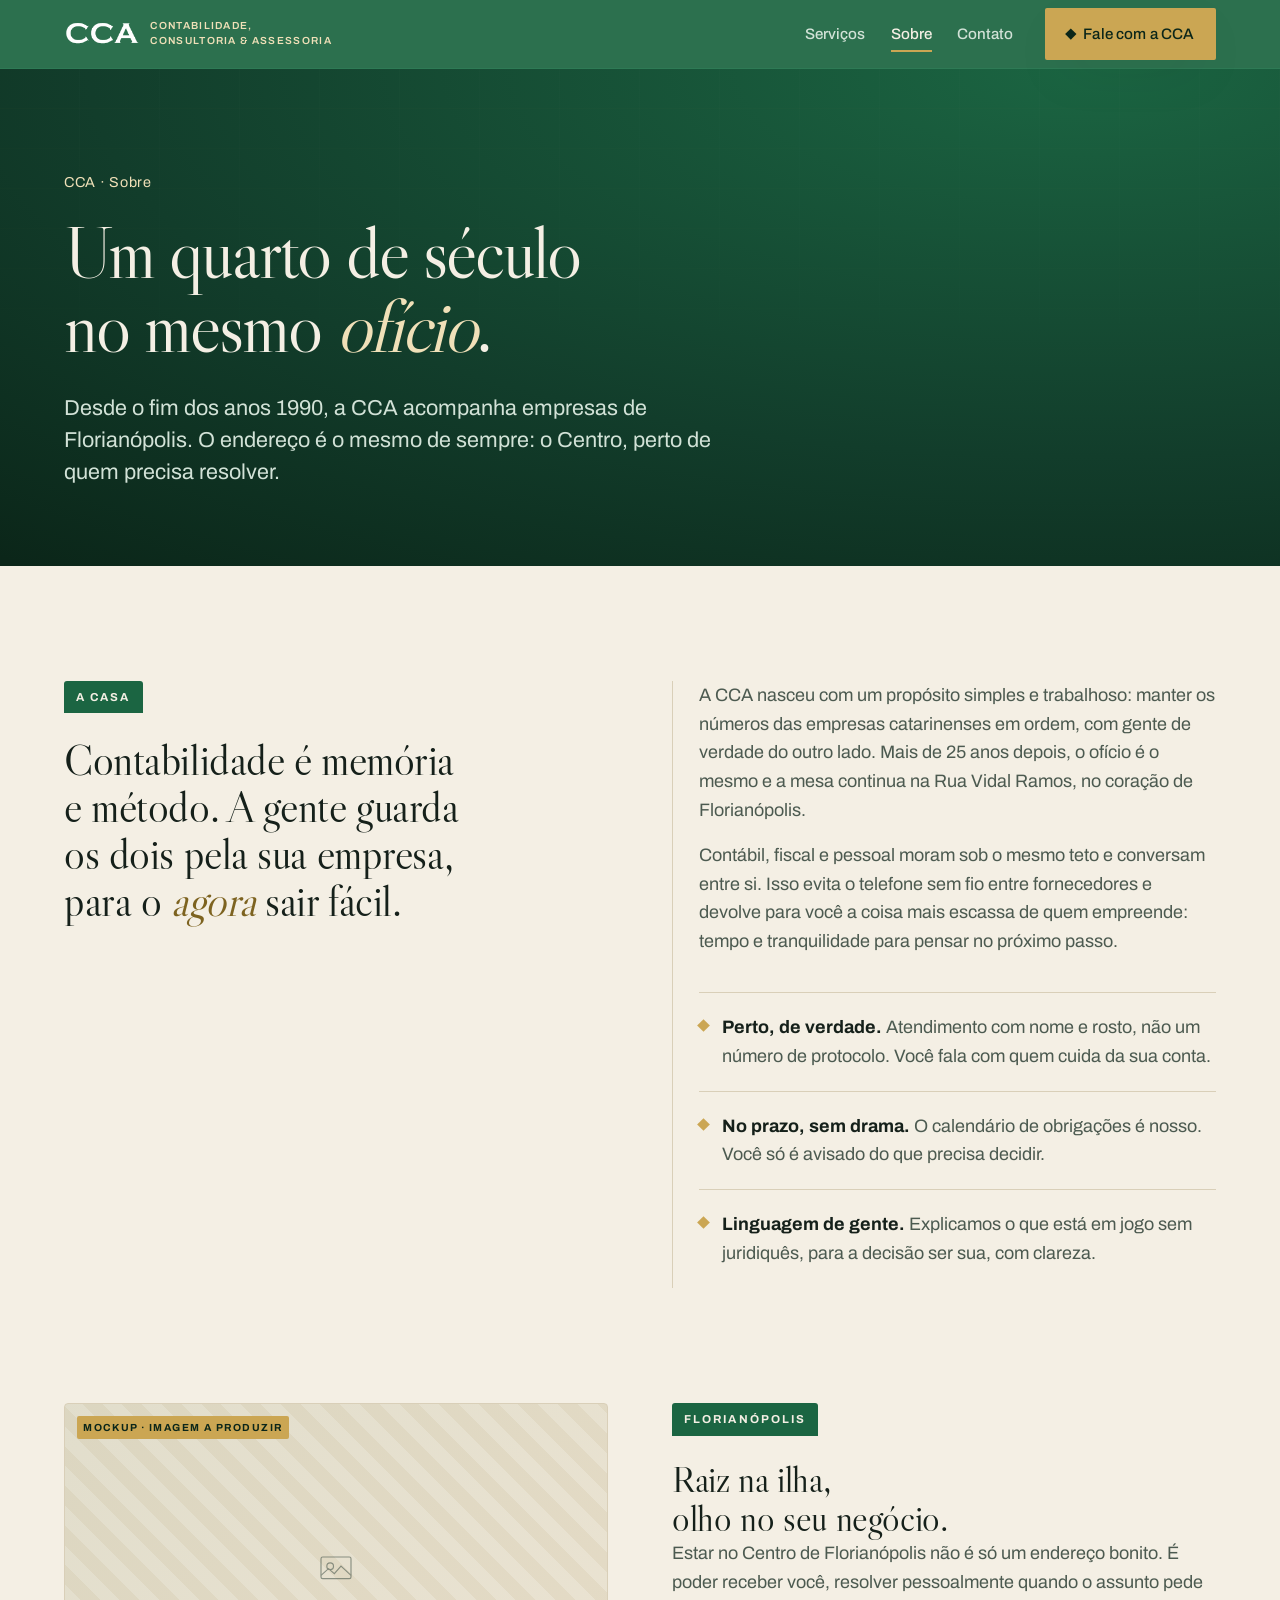
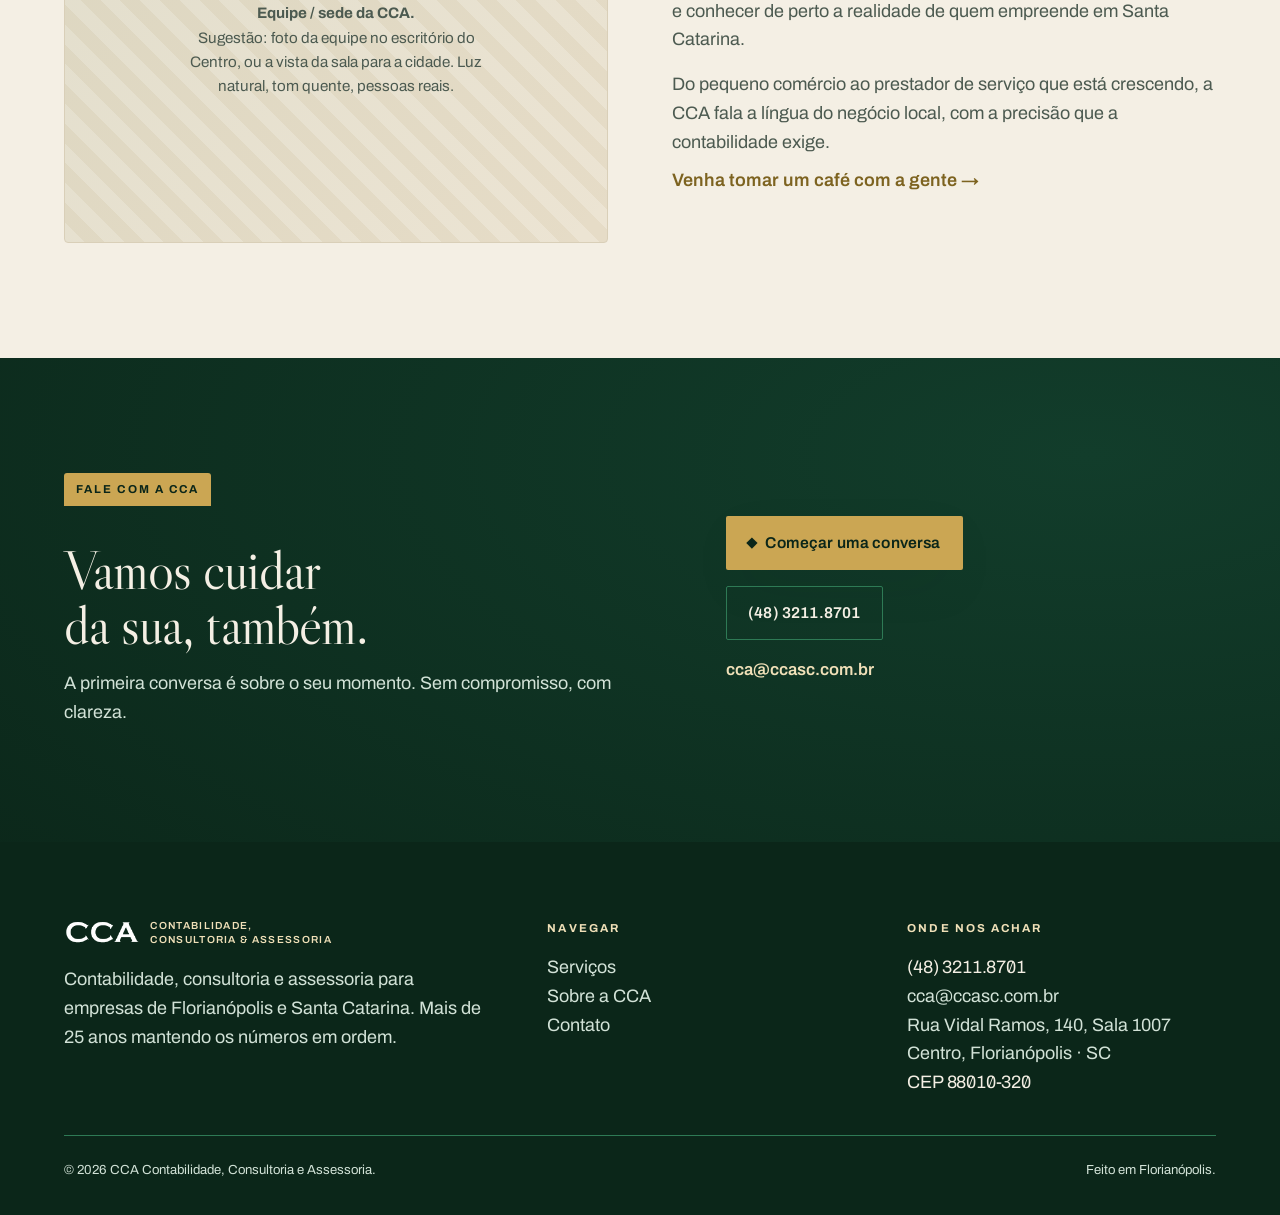
<file: sobre.html>
<!doctype html>
<html lang="pt-BR">
<head>
<meta charset="utf-8">
<meta name="viewport" content="width=device-width, initial-scale=1">
<title>Sobre · CCA Contabilidade</title>
<meta name="description" content="Há mais de 25 anos no Centro de Florianópolis, a CCA cuida da contabilidade, do fiscal e da gestão de pessoas de empresas de Santa Catarina.">
<meta property="og:type" content="website">
<meta property="og:locale" content="pt_BR">
<meta property="og:site_name" content="CCA Contabilidade">
<meta property="og:title" content="Sobre · CCA Contabilidade">
<meta property="og:description" content="Há mais de 25 anos no Centro de Florianópolis, a CCA cuida da contabilidade, do fiscal e da gestão de pessoas de empresas de Santa Catarina.">
<meta property="og:url" content="https://www.ccasc.dev.br/sobre">
<meta property="og:image" content="https://www.ccasc.dev.br/assets/img/og-cca.png">
<meta name="twitter:card" content="summary_large_image">
<meta name="theme-color" content="#1B6542">
<link rel="canonical" href="https://www.ccasc.dev.br/sobre">
<link rel="preconnect" href="https://fonts.googleapis.com">
<link rel="preconnect" href="https://fonts.gstatic.com" crossorigin>
<link href="https://fonts.googleapis.com/css2?family=Archivo:ital,wght@0,400;0,500;0,600;0,700;1,400&family=Libre+Caslon+Display&display=swap" rel="stylesheet">
<link rel="stylesheet" href="assets/css/site.css">
<link rel="icon" href="assets/img/favicon-32.png" sizes="32x32" type="image/png">
<link rel="icon" href="assets/img/favicon.svg" type="image/svg+xml">
<link rel="apple-touch-icon" href="assets/img/apple-touch-icon.png">
</head>
<body data-page="sobre">

<header class="site-head">
  <div class="wrap">
    <a class="brand" href="/" aria-label="CCA Contabilidade, Consultoria e Assessoria, página inicial">
      <img class="brand-logo" src="assets/img/logo-mark-white.png" alt="CCA Contabilidade" width="78" height="28">
      <span class="brand-desc">Contabilidade,<br>Consultoria &amp; Assessoria</span>
    </a>
    <button class="menu-btn" aria-label="Abrir menu" aria-expanded="false" aria-controls="nav"><span></span><span></span><span></span></button>
    <nav class="nav" id="nav" aria-label="Principal">
      <a href="/servicos">Serviços</a>
      <a href="/sobre">Sobre</a>
      <a href="/contato">Contato</a>
      <a class="btn btn-primary nav-cta" href="/contato"><span class="tick"></span>Fale com a CCA</a>
    </nav>
  </div>
</header>

<main>
<!-- HERO -->
<section class="page-hero" aria-labelledby="ph">
  <div class="hero-grain" aria-hidden="true"></div>
  <div class="wrap">
    <p class="ph-kicker num">CCA · Sobre</p>
    <h1 id="ph" class="ph-title">Um quarto de século<br>no mesmo <em>ofício</em>.</h1>
    <p class="lede">Desde o fim dos anos 1990, a CCA acompanha empresas de Florianópolis.
      O endereço é o mesmo de sempre: o Centro, perto de quem precisa resolver.</p>
  </div>
</section>

<!-- HISTÓRIA -->
<section class="section on-paper" aria-labelledby="hist">
  <div class="wrap about-grid">
    <div>
      <span class="tab">A casa</span>
      <h2 id="hist" class="about-lead">Contabilidade é memória e método. A gente guarda os dois
        pela sua empresa, para o <em>agora</em> sair fácil.</h2>
    </div>
    <div class="about-body marginal">
      <p>A CCA nasceu com um propósito simples e trabalhoso: manter os números das empresas
        catarinenses em ordem, com gente de verdade do outro lado. Mais de 25 anos depois,
        o ofício é o mesmo e a mesa continua na Rua Vidal Ramos, no coração de Florianópolis.</p>
      <p>Contábil, fiscal e pessoal moram sob o mesmo teto e conversam entre si. Isso evita o
        telefone sem fio entre fornecedores e devolve para você a coisa mais escassa de quem
        empreende: tempo e tranquilidade para pensar no próximo passo.</p>

      <ul class="values">
        <li><span><strong>Perto, de verdade.</strong> Atendimento com nome e rosto, não um número de protocolo. Você fala com quem cuida da sua conta.</span></li>
        <li><span><strong>No prazo, sem drama.</strong> O calendário de obrigações é nosso. Você só é avisado do que precisa decidir.</span></li>
        <li><span><strong>Linguagem de gente.</strong> Explicamos o que está em jogo sem juridiquês, para a decisão ser sua, com clareza.</span></li>
      </ul>
    </div>
  </div>
</section>

<!-- IMAGEM (MOCKUP) + FLORIPA -->
<section class="section on-paper" style="padding-top:0" aria-label="A CCA em Florianópolis">
  <div class="wrap about-grid">
    <figure class="mock reveal" role="img" aria-label="Mockup: foto da equipe ou da sede da CCA, a produzir">
      <span class="mock-tag">Mockup · imagem a produzir</span>
      <div>
        <svg class="mock-ico" viewBox="0 0 48 48" fill="none" stroke="currentColor" stroke-width="1.4" aria-hidden="true">
          <rect x="6" y="12" width="36" height="26" rx="2"></rect>
          <circle cx="17" cy="23" r="4"></circle>
          <path d="M6 34l9-8 7 6 8-9 12 11"></path>
        </svg>
        <p><strong>Equipe / sede da CCA.</strong><br>Sugestão: foto da equipe no escritório do Centro,
          ou a vista da sala para a cidade. Luz natural, tom quente, pessoas reais.</p>
      </div>
    </figure>
    <div class="about-body">
      <span class="tab">Florianópolis</span>
      <h2 class="about-lead" style="font-size:clamp(1.6rem,3vw,2.3rem)">Raiz na ilha,<br>olho no seu negócio.</h2>
      <p>Estar no Centro de Florianópolis não é só um endereço bonito. É poder receber você,
        resolver pessoalmente quando o assunto pede e conhecer de perto a realidade de quem
        empreende em Santa Catarina.</p>
      <p>Do pequeno comércio ao prestador de serviço que está crescendo, a CCA fala a língua
        do negócio local, com a precisão que a contabilidade exige.</p>
      <a class="link-u" href="/contato" style="color:var(--brass-deep);display:inline-block;margin-top:.6rem">Venha tomar um café com a gente →</a>
    </div>
  </div>
</section>

<!-- CTA -->
<section class="section cta on-green" aria-labelledby="cta-title">
  <div class="wrap cta-grid">
    <div>
      <span class="tab tab--brass">Fale com a CCA</span>
      <h2 id="cta-title" class="cta-title">Vamos cuidar<br>da sua, também.</h2>
      <p class="light">A primeira conversa é sobre o seu momento. Sem compromisso, com clareza.</p>
    </div>
    <div class="cta-actions">
      <a class="btn btn-primary" href="/contato"><span class="tick"></span>Começar uma conversa</a>
      <a class="btn btn-ghost" href="tel:+554832118701">(48) 3211.8701</a>
      <a class="cta-mail link-u" href="mailto:cca@ccasc.com.br">cca@ccasc.com.br</a>
    </div>
  </div>
</section>
</main>

<footer class="site-foot">
  <div class="wrap">
    <div class="foot-grid">
      <div>
        <div class="brand" style="margin-bottom:1.1rem">
          <img class="brand-logo" src="assets/img/logo-mark-white.png" alt="CCA Contabilidade" width="78" height="28">
          <span class="brand-desc">Contabilidade,<br>Consultoria &amp; Assessoria</span>
        </div>
        <p>Contabilidade, consultoria e assessoria para empresas de Florianópolis e Santa Catarina. Mais de 25 anos mantendo os números em ordem.</p>
      </div>
      <div>
        <h4>Navegar</h4>
        <a href="/servicos">Serviços</a>
        <a href="/sobre">Sobre a CCA</a>
        <a href="/contato">Contato</a>
      </div>
      <div>
        <h4>Onde nos achar</h4>
        <p class="num">(48) 3211.8701</p>
        <a href="mailto:cca@ccasc.com.br">cca@ccasc.com.br</a>
        <p>Rua Vidal Ramos, 140, Sala 1007<br>Centro, Florianópolis · SC<br><span class="num">CEP 88010-320</span></p>
      </div>
    </div>
    <div class="foot-rule"></div>
    <div class="foot-base">
      <span>© <span data-year>2026</span> CCA Contabilidade, Consultoria e Assessoria.</span>
      <span>Feito em Florianópolis.</span>
    </div>
  </div>
</footer>

<script src="assets/js/site.js" defer></script>
</body>
</html>
</file>
<file: assets/css/site.css>
/* =========================================================================
   CCA Contabilidade — Almanaque Fiscal Vivo
   Sistema de design. Verde encharcado + papel de almanaque.
   ========================================================================= */

:root {
  /* Verde da marca (amostrado do logo atual) e profundidades */
  --green:        #1B6542;
  --green-deep:   #123D2B;
  --green-ink:    #0B2619;
  --green-line:   #2E7A55;   /* linhas sobre verde */

  /* Papel de almanaque */
  --paper:        #F4EFE4;
  --paper-2:      #ECE4D3;   /* tinta de papel um pouco mais funda */
  --paper-rule:   #D9CFB8;   /* pauta / linhas regradas no papel */

  /* Tintas */
  --ink:          #15201A;   /* quase-preto esverdeado */
  --ink-soft:     #4C5A50;   /* secundário no papel (~6.3:1) */
  --ink-faint:    #5E6B61;   /* rótulos miúdos no papel (~4.9:1) */

  /* Secundário sobre verde (tingido do verde, nunca cinza) */
  --on-green:     #F4EFE4;
  --on-green-2:   #D2E2D7;   /* texto secundário, ~4.9:1 sobre o verde */
  --on-green-3:   #9FBAAC;   /* decorativo apenas (pontos, fios), não texto */

  /* Latão / ouro: só no marcador vivo e detalhes de precisão */
  --brass:        #CBA653;
  --brass-deep:   #7D6320;   /* latão escuro para texto sobre papel (~5:1) */
  --brass-soft:   #F0E0B8;   /* latão claro para rótulos sobre verde (~5:1) */

  /* Âmbar de sinal: só urgência */
  --amber:        #D98A2B;

  /* Tipos */
  --font-display: "Libre Caslon Display", "Hoefler Text", Georgia, serif;
  --font-text:    "Archivo", system-ui, -apple-system, "Segoe UI", sans-serif;

  /* Métrica / ritmo */
  --measure:      66ch;
  --gutter:       clamp(20px, 5vw, 72px);
  --rule:         1px;

  /* Sombra com offset + blur (nunca halo) */
  --shadow-soft:  0 18px 50px -24px rgba(11, 38, 25, .55);
  --shadow-card:  0 24px 70px -32px rgba(11, 38, 25, .45);

  --ease:         cubic-bezier(.16, .84, .32, 1);
}

/* ------------------------------------------------------------------ reset */
*, *::before, *::after { box-sizing: border-box; }
* { margin: 0; }
html { -webkit-text-size-adjust: 100%; scroll-behavior: smooth; }
@media (prefers-reduced-motion: reduce) { html { scroll-behavior: auto; } }

body {
  font-family: var(--font-text);
  font-size: clamp(16px, 1.02vw + 13px, 18px);
  line-height: 1.6;
  color: var(--ink);
  background: var(--paper);
  font-feature-settings: "tnum" 0, "kern" 1, "liga" 1;
  -webkit-font-smoothing: antialiased;
  text-rendering: optimizeLegibility;
  overflow-x: hidden;
}

img, svg { display: block; max-width: 100%; }
a { color: inherit; text-decoration: none; }

/* ---------------------------------------------- superfícies do navegador */
::selection { background: var(--brass); color: var(--green-ink); }
:root { accent-color: var(--green); caret-color: var(--brass-deep); }

* { scrollbar-width: thin; scrollbar-color: var(--green-line) transparent; }
*::-webkit-scrollbar { height: 10px; width: 10px; }
*::-webkit-scrollbar-thumb { background: var(--green-line); border-radius: 10px; }
*::-webkit-scrollbar-track { background: transparent; }

:focus-visible {
  outline: 2.5px solid var(--brass);
  outline-offset: 3px;
  border-radius: 2px;
}

/* -------------------------------------------------------------- tipografia */
.display {
  font-family: var(--font-display);
  font-weight: 400;
  line-height: .98;
  letter-spacing: -0.02em;
  color: var(--ink);
}
h1, h2, h3 { font-family: var(--font-display); font-weight: 400; line-height: 1.02; letter-spacing: -0.015em; text-wrap: balance; }

.num {
  font-family: var(--font-text);
  font-feature-settings: "tnum" 1, "zero" 1;
  font-variant-numeric: tabular-nums;
  letter-spacing: -0.01em;
}

/* rótulo de almanaque: pequeno, versalete, tabular */
.label {
  font-family: var(--font-text);
  font-size: .72rem;
  font-weight: 600;
  letter-spacing: .18em;
  text-transform: uppercase;
}

.lede { font-size: clamp(1.12rem, .6vw + 1rem, 1.35rem); line-height: 1.5; max-width: 54ch; }

p { max-width: var(--measure); }

/* ------------------------------------------------------------------ layout */
.wrap { width: min(1240px, 100% - calc(var(--gutter) * 2)); margin-inline: auto; }
.section { padding-block: clamp(64px, 9vw, 140px); position: relative; }
.on-green { background: var(--green); color: var(--on-green); }
.on-green h1, .on-green h2, .on-green h3, .on-green .display { color: var(--on-green); }
.on-green p { color: var(--on-green-2); }
.on-paper { background: var(--paper); color: var(--ink); }

/* papel regrado (pauta de agenda) — textura, não decoração solta */
.ruled {
  background-image: repeating-linear-gradient(
    to bottom, transparent 0 calc(2.2rem - var(--rule)),
    var(--paper-rule) calc(2.2rem - var(--rule)) 2.2rem);
}

/* fio marginal do almanaque */
.marginal { border-left: var(--rule) solid var(--paper-rule); padding-left: clamp(16px, 2vw, 28px); }

/* ---------------------------------------------------------------- botões */
.btn {
  display: inline-flex; align-items: center; gap: .6em;
  font-family: var(--font-text); font-weight: 600; font-size: .98rem;
  letter-spacing: .01em;
  padding: .85em 1.35em;
  border-radius: 2px;
  border: var(--rule) solid transparent;
  cursor: pointer;
  transition: transform .4s var(--ease), background .4s var(--ease), color .4s var(--ease), box-shadow .4s var(--ease);
  will-change: transform;
}
.btn .tick { width: .5em; height: .5em; background: currentColor; transform: rotate(45deg); }
.btn-primary { background: var(--brass); color: var(--green-ink); box-shadow: var(--shadow-soft); }
.btn-primary:hover { transform: translateY(-2px); box-shadow: 0 26px 60px -28px rgba(11,38,25,.7); }
.btn-ghost { border-color: currentColor; color: inherit; background: transparent; }
.btn-ghost:hover { transform: translateY(-2px); }
.on-green .btn-ghost { color: var(--on-green); border-color: var(--green-line); }
.on-green .btn-ghost:hover { background: var(--green-deep); }

/* link com sublinhado de precisão */
.link-u { position: relative; font-weight: 600; }
.link-u::after {
  content: ""; position: absolute; left: 0; right: 0; bottom: -.18em; height: 1.5px;
  background: currentColor; transform: scaleX(0); transform-origin: left;
  transition: transform .45s var(--ease);
}
.link-u:hover::after, .link-u:focus-visible::after { transform: scaleX(1); }

/* ================================================================= header */
.site-head {
  position: sticky; top: 0; z-index: 60;
  background: color-mix(in srgb, var(--green) 92%, transparent);
  backdrop-filter: saturate(1.2) blur(8px);
  border-bottom: var(--rule) solid var(--green-line);
  color: var(--on-green);
}
.site-head .wrap { display: flex; align-items: center; gap: 2rem; min-height: 68px; }
.brand { display: flex; align-items: center; gap: .7rem; flex: 0 0 auto; }
.brand .mark { width: 38px; height: 38px; flex: 0 0 auto; }
.brand .brand-name { font-family: var(--font-text); font-weight: 700; letter-spacing: .02em; font-size: .95rem; line-height: 1; }
.brand .brand-sub { font-size: .7rem; letter-spacing: .16em; color: var(--brass-soft); text-transform: uppercase; }

.nav { margin-left: auto; display: flex; align-items: center; gap: clamp(1rem, 2vw, 2.1rem); }
.nav a { font-weight: 500; font-size: .95rem; color: var(--on-green-2); transition: color .3s var(--ease); }
.nav a:hover, .nav a[aria-current="page"] { color: var(--on-green); }
.nav a[aria-current="page"] { position: relative; }
.nav a[aria-current="page"]::after { content:""; position:absolute; left:0; right:0; bottom:-6px; height:2px; background: var(--brass); }

.nav-cta { margin-left: .4rem; }
.nav .btn-primary { color: var(--green-ink); }   /* vence a cor clara de .nav a */
.nav .btn-primary:hover { color: var(--green-ink); }
.menu-btn { display: none; margin-left: auto; background: none; border: var(--rule) solid var(--green-line); color: var(--on-green); border-radius: 2px; padding: .55em .7em; cursor: pointer; }
.menu-btn span { display:block; width: 20px; height: 2px; background: currentColor; }
.menu-btn span + span { margin-top: 5px; }

/* =============================================================== footer */
.site-foot { background: var(--green-ink); color: var(--on-green-2); padding-block: clamp(48px, 6vw, 80px) 2.2rem; }
.site-foot a:hover { color: var(--on-green); }
.foot-grid { display: grid; grid-template-columns: 1.4fr 1fr 1fr; gap: clamp(28px, 4vw, 64px); align-items: start; }
.foot-grid h4 { font-family: var(--font-text); font-size: .72rem; letter-spacing: .18em; text-transform: uppercase; color: var(--brass-soft); font-weight: 700; margin-bottom: 1rem; }
.foot-grid p, .foot-grid a { color: var(--on-green-2); display: block; }
.foot-grid .num { color: var(--on-green); }
.foot-rule { height: var(--rule); background: var(--green-line); margin: 2.4rem 0 1.4rem; }
.foot-base { display: flex; justify-content: space-between; gap: 1rem; flex-wrap: wrap; font-size: .82rem; color: var(--on-green-2); }

/* reveal (um único momento autoral). Só esconde quando o JS está presente. */
.js .reveal { opacity: 0; transform: translateY(18px); transition: opacity .9s var(--ease), transform .9s var(--ease); }
.js .reveal.in { opacity: 1; transform: none; }
@media (prefers-reduced-motion: reduce) {
  .reveal { opacity: 1 !important; transform: none !important; transition: none; }
  .btn, .link-u::after { transition: none; }
}

/* mobile nav */
@media (max-width: 860px) {
  .menu-btn { display: block; }
  .nav {
    position: fixed; inset: 68px 0 auto 0; flex-direction: column; align-items: stretch;
    gap: 0; background: var(--green-deep); border-bottom: var(--rule) solid var(--green-line);
    padding: .5rem var(--gutter) 1.4rem; margin: 0;
    clip-path: inset(0 0 100% 0); transition: clip-path .5s var(--ease);
  }
  .nav.open { clip-path: inset(0 0 0 0); }
  .nav a { padding: .9rem 0; border-bottom: var(--rule) solid var(--green-line); color: var(--on-green); }
  .nav a[aria-current="page"]::after { display: none; }
  .nav-cta { margin: 1rem 0 0; }
  .nav .btn { justify-content: center; }
}

/* =========================================================================
   SEÇÕES
   ========================================================================= */
.light { color: var(--on-green-2); }

/* ---- rótulo-aba (índice de almanaque) ---- */
.tab {
  display: inline-block; font-family: var(--font-text);
  font-size: .72rem; font-weight: 700; letter-spacing: .18em; text-transform: uppercase;
  background: var(--green); color: var(--paper);
  padding: .62em 1.05em; border-radius: 3px 3px 0 0;
  margin-bottom: clamp(16px, 2.4vw, 24px);
}
.tab--brass { background: var(--brass); color: var(--green-ink); }

.sec-head { max-width: 780px; }
.sec-title { font-size: clamp(2rem, 4.6vw, 3.5rem); line-height: 1.02; }
.sec-head--light .sec-title { color: var(--on-green); }
.sec-intro { font-size: clamp(1.04rem, 1.3vw, 1.2rem); color: var(--ink-soft); margin-top: 1.05rem; max-width: 56ch; }
.sec-intro.light { color: var(--on-green-2); }

/* ============================================================= HERO */
.hero {
  position: relative; overflow: hidden;
  padding-block: clamp(44px, 6vw, 86px) clamp(72px, 9vw, 120px);
  background-color: var(--green-deep);
  background-image: radial-gradient(130% 120% at 82% 8%, var(--green) 0%, var(--green-deep) 62%, var(--green-ink) 100%);
}
.hero-grain {
  position: absolute; inset: 0; pointer-events: none; opacity: .5;
  background-image:
    repeating-linear-gradient(to bottom, transparent 0 39px, rgba(203,166,83,.05) 39px 40px),
    repeating-linear-gradient(to right, transparent 0 79px, rgba(159,186,172,.045) 79px 80px);
  mask-image: linear-gradient(to bottom, rgba(0,0,0,.9), transparent 78%);
}
.hero-grid {
  position: relative; display: grid; grid-template-columns: 1.6fr .92fr;
  gap: clamp(28px, 4.5vw, 72px); align-items: end;
}
.hero-kicker { color: var(--brass-soft); font-size: .92rem; letter-spacing: .05em; margin-bottom: clamp(18px, 3vw, 30px); }
.hero-title {
  font-size: clamp(2.7rem, 7.2vw, 5.3rem); color: var(--on-green);
  letter-spacing: -0.035em; line-height: .97;
}
.hero-title em { font-style: italic; color: var(--brass-soft); }
.hero .lede { color: var(--on-green-2); margin-top: clamp(20px, 3vw, 30px); }
.hero-actions { display: flex; gap: .9rem; flex-wrap: wrap; margin-top: clamp(26px, 4vw, 40px); }

/* ticket: próximo vencimento */
.ticket {
  justify-self: end; width: min(100%, 350px);
  background: var(--paper); color: var(--ink);
  border-top: 3px solid var(--brass);
  padding: clamp(18px, 2.1vw, 26px); box-shadow: var(--shadow-card); position: relative;
}
.ticket::before, .ticket::after {
  content: ""; position: absolute; top: -3px; width: 14px; height: 14px;
  background: var(--green-deep); border-radius: 50%;
}
.ticket::before { left: -7px; } .ticket::after { right: -7px; }
.ticket-head { display: flex; justify-content: space-between; align-items: center; padding-bottom: .75rem; border-bottom: 1px dashed var(--paper-rule); }
.ticket-head .label { color: var(--brass-deep); }
.ticket-live { display: inline-flex; align-items: center; gap: .5em; font-size: .7rem; font-weight: 700; letter-spacing: .13em; text-transform: uppercase; color: var(--ink-soft); }
.ticket-live .dot { width: 7px; height: 7px; border-radius: 50%; background: var(--amber); }
.ticket-date { font-weight: 700; font-size: clamp(3rem, 7vw, 4.3rem); line-height: 1; margin: .7rem 0 .15rem; letter-spacing: -0.04em; color: var(--green); font-variant-numeric: tabular-nums; }
.ticket-mo { font-family: var(--font-display); font-size: .28em; color: var(--ink-soft); letter-spacing: 0; }
.ticket-name { font-weight: 600; font-size: 1.04rem; }
.ticket-in { color: var(--ink-soft); font-size: .92rem; margin-top: .35rem; }
.ticket-in strong { color: var(--brass-deep); font-variant-numeric: tabular-nums; }
.ticket-foot { display: flex; justify-content: space-between; align-items: baseline; gap: .6rem; margin-top: 1.05rem; padding-top: .75rem; border-top: 1px dashed var(--paper-rule); }
.ticket-foot .label { color: var(--ink-faint); }
.ticket-note { font-size: .82rem; color: var(--ink-soft); }

.hero-foot {
  position: relative; display: flex; align-items: center; gap: clamp(10px, 1.5vw, 20px);
  margin-top: clamp(40px, 6vw, 70px); color: var(--on-green-2);
  font-size: .78rem; letter-spacing: .16em; text-transform: uppercase;
}
.hero-foot i { flex: 1; height: 1px; background: var(--green-line); }

/* ============================================================= LEDGER */
.entries { list-style: none; padding: 0; margin: clamp(34px,5vw,56px) 0 0; border-top: 1.5px solid var(--ink); }
.entry {
  display: grid; grid-template-columns: auto 1fr auto;
  gap: clamp(14px, 3vw, 46px); align-items: start;
  padding: clamp(22px, 3.2vw, 40px) clamp(6px,1vw,16px);
  border-bottom: 1px solid var(--paper-rule);
  transition: background .4s var(--ease);
}
.entry:hover { background: var(--paper-2); }
.entry-idx { font-family: var(--font-display); font-size: clamp(1.7rem, 3vw, 2.7rem); color: var(--brass-deep); line-height: 1; min-width: 1.4em; }
.entry-name { font-family: var(--font-display); font-size: clamp(1.5rem, 2.7vw, 2.2rem); letter-spacing: -0.01em; }
.entry-desc { color: var(--ink-soft); margin-top: .5rem; max-width: 48ch; }
.entry-meta { text-align: right; display: flex; flex-direction: column; align-items: flex-end; gap: .7rem; min-width: clamp(140px, 16vw, 210px); }
.stamp {
  font-size: .72rem; font-weight: 700; letter-spacing: .09em; text-transform: uppercase;
  display: inline-flex; align-items: center; gap: .55em; padding: .6em .9em;
  border: 1px solid var(--paper-rule); border-radius: 2px; color: var(--ink); white-space: nowrap;
}
.stamp::before { content: ""; width: 8px; height: 8px; transform: rotate(45deg); background: var(--green); }
.stamp.a-vencer::before { background: var(--brass); }
.stamp.entregue::before { background: var(--green-line); }
.entry-cols { font-size: .76rem; color: var(--ink-faint); letter-spacing: .02em; }
.ledger-more { display: inline-block; margin-top: clamp(26px, 3vw, 40px); font-size: 1.05rem; color: var(--brass-deep); }

/* ============================================================= RHYTHM / RAIL */
.rhythm { background-color: var(--green-deep); background-image: radial-gradient(120% 120% at 15% 0%, var(--green) 0%, var(--green-deep) 70%, var(--green-ink) 100%); overflow: hidden; }
.rail-outer {
  overflow-x: auto; overflow-y: hidden; margin-top: clamp(28px,4vw,46px);
  scroll-snap-type: x proximity; -webkit-overflow-scrolling: touch;
  mask-image: linear-gradient(to right, transparent, #000 3%, #000 97%, transparent);
}
.rail {
  display: grid; grid-auto-flow: column; grid-auto-columns: clamp(134px, 15vw, 174px);
  width: max-content; padding-inline: var(--gutter);
  border-top: 1px solid var(--green-line); border-bottom: 1px solid var(--green-line);
}
.rail-mo {
  scroll-snap-align: start; position: relative;
  border-right: 1px solid var(--green-line);
  padding: clamp(16px,2vw,22px) clamp(12px,1.4vw,18px) clamp(18px,2.4vw,26px);
  min-height: clamp(188px, 26vh, 244px); display: flex; flex-direction: column;
  transition: background .4s var(--ease);
}
.rail-mo:first-child { border-left: 1px solid var(--green-line); }
.rail-mo:hover { background: var(--green-deep); }
.rail-mo.is-today { background: color-mix(in srgb, var(--green-deep) 70%, var(--brass) 8%); }
.rail-mo.is-today::before { content: ""; position: absolute; top: -1px; left: 0; right: 0; height: 3px; background: var(--brass); }
.mo-flag {
  position: absolute; top: clamp(16px,2vw,22px); right: clamp(12px,1.4vw,18px);
  font-size: .7rem; font-weight: 700; letter-spacing: .1em; text-transform: uppercase;
  color: var(--green-ink); background: var(--brass); padding: .35em .6em; border-radius: 2px;
}
.mo-name { font-size: .76rem; letter-spacing: .16em; text-transform: uppercase; color: var(--on-green-2); }
.mo-num { font-family: var(--font-display); font-size: clamp(2.1rem, 3.3vw, 2.9rem); color: var(--on-green); line-height: 1; margin: .2rem 0 .85rem; }
.rail-mo.is-today .mo-num { color: var(--brass-soft); }
.mo-list { list-style: none; padding: 0; margin: auto 0 0; display: flex; flex-direction: column; gap: .45rem; }
.mo-list li { font-size: .78rem; color: var(--on-green-2); display: flex; gap: .55em; align-items: center; line-height: 1.25; }
.mo-list li::before { content: ""; width: 5px; height: 5px; background: var(--brass); transform: rotate(45deg); flex: 0 0 auto; }
.mo-list li.empty { color: var(--on-green-3); }
.mo-list li.empty::before { background: var(--green-line); }
.rail-note { display: flex; gap: .6rem 1.4rem; align-items: baseline; flex-wrap: wrap; margin-top: clamp(20px,2.6vw,32px); }
.rail-note .label { color: var(--brass-soft); }

/* ============================================================= AUTHORITY */
.authority-grid { display: grid; grid-template-columns: 1.02fr 1fr; gap: clamp(30px,5vw,84px); align-items: start; }
.aut-title { font-size: clamp(2.1rem, 4.6vw, 3.6rem); line-height: 1.02; }
.aut-title em { font-style: italic; color: var(--brass-deep); }
.authority-body > p { color: var(--ink-soft); }
.authority-points { list-style: none; padding: 0; margin: clamp(22px,3vw,34px) 0; }
.authority-points li {
  display: grid; grid-template-columns: auto 1fr; gap: .9rem; align-items: start;
  padding: clamp(14px,2vw,20px) 0; border-top: 1px solid var(--paper-rule);
}
.authority-points li::before { content: ""; width: 9px; height: 9px; margin-top: .5rem; background: var(--brass); transform: rotate(45deg); }
.authority-points strong { color: var(--ink); }
.authority-points li > span { color: var(--ink-soft); }
.authority-body .link-u { color: var(--brass-deep); display: inline-block; margin-top: .4rem; }

/* ============================================================= CTA */
.cta { background-color: var(--green-ink); background-image: radial-gradient(120% 140% at 85% 20%, var(--green-deep), var(--green-ink)); }
.cta-grid { display: grid; grid-template-columns: 1.1fr .9fr; gap: clamp(30px,5vw,72px); align-items: center; }
.cta-title { font-size: clamp(2rem, 4.6vw, 3.4rem); color: var(--on-green); margin: .75rem 0 1rem; }
.cta-actions { display: flex; flex-direction: column; align-items: flex-start; gap: 1.05rem; }
.cta-mail { color: var(--brass-soft); font-size: 1.05rem; }

/* ============================================================= RESPONSIVO */
@media (max-width: 920px) {
  .hero-grid, .authority-grid, .cta-grid { grid-template-columns: 1fr; }
  .ticket { justify-self: start; }
  .cta-actions { align-items: stretch; }
  .cta-actions .btn { justify-content: center; }
}
@media (max-width: 760px) {
  .foot-grid { grid-template-columns: 1fr; }
  .entry { grid-template-columns: auto 1fr; }
  .entry-meta { grid-column: 1 / -1; text-align: left; align-items: flex-start; flex-direction: row; flex-wrap: wrap; gap: .6rem 1.2rem; }
  .hero-foot { flex-wrap: wrap; }
  .hero-foot i { display: none; }
}


/* =========================================================================
   PÁGINAS INTERNAS
   ========================================================================= */
.page-hero {
  background-color: var(--green-deep);
  background-image: radial-gradient(130% 130% at 85% 0%, var(--green) 0%, var(--green-deep) 60%, var(--green-ink) 100%);
  color: var(--on-green); position: relative; overflow: hidden;
  padding-block: clamp(54px, 8vw, 104px) clamp(44px, 6vw, 80px);
}
.page-hero .hero-grain { opacity: .45; }
.page-hero .ph-kicker { color: var(--brass-soft); font-size: .9rem; letter-spacing: .05em; margin-bottom: clamp(14px,2.4vw,22px); position: relative; }
.ph-title { font-size: clamp(2.5rem, 6vw, 4.6rem); color: var(--on-green); letter-spacing: -0.03em; line-height: 1; position: relative; }
.ph-title em { font-style: italic; color: var(--brass-soft); }
.page-hero .lede { color: var(--on-green-2); margin-top: clamp(18px, 3vw, 28px); position: relative; }

/* ---------------------------------------------------------- SERVIÇOS */
.svc-list { }
.svc { padding-block: clamp(38px, 5.5vw, 76px); border-bottom: 1px solid var(--paper-rule); }
.svc:first-child { border-top: 1.5px solid var(--ink); }
.svc-top { display: flex; align-items: baseline; gap: clamp(14px, 2vw, 30px); }
.svc-idx { font-family: var(--font-display); font-size: clamp(2rem, 4vw, 3.4rem); color: var(--brass-deep); line-height: 1; flex: 0 0 auto; }
.svc-name { font-family: var(--font-display); font-size: clamp(1.8rem, 3.6vw, 2.9rem); letter-spacing: -0.01em; }
.svc-body { display: grid; grid-template-columns: 1fr 1fr; gap: clamp(22px, 4vw, 64px); margin-top: clamp(18px, 2.6vw, 30px); align-items: start; }
.svc-lead { color: var(--ink-soft); font-size: clamp(1.05rem, 1.3vw, 1.18rem); }
.svc-lead .stamp { margin-top: clamp(16px, 2vw, 24px); }
.inc { list-style: none; padding: 0; }
.inc li { display: grid; grid-template-columns: auto 1fr; gap: .8rem; padding: .62rem 0; border-top: 1px solid var(--paper-rule); align-items: start; color: var(--ink); }
.inc li:first-child { border-top: none; }
.inc li::before { content: ""; width: 11px; height: 6px; border-left: 2px solid var(--brass-deep); border-bottom: 2px solid var(--brass-deep); transform: rotate(-45deg); margin-top: .5rem; flex: 0 0 auto; }

.regimes { background: var(--paper-2); }
.regimes .wrap { display: flex; flex-wrap: wrap; align-items: baseline; gap: .8rem 1.6rem; }
.regimes .label { color: var(--brass-deep); }
.regimes p { color: var(--ink-soft); max-width: none; }
.regimes strong { color: var(--ink); }

/* ------------------------------------------------------------- SOBRE */
.about-grid { display: grid; grid-template-columns: 1fr 1fr; gap: clamp(28px, 5vw, 80px); align-items: start; }
.about-lead { font-size: clamp(1.8rem, 3.4vw, 2.8rem); font-family: var(--font-display); line-height: 1.08; letter-spacing: -0.01em; }
.about-lead em { font-style: italic; color: var(--brass-deep); }
.about-body > p { color: var(--ink-soft); }
.about-body > p + p { margin-top: 1rem; }
.values { list-style: none; padding: 0; margin: clamp(24px,3vw,36px) 0 0; }
.values li { display: grid; grid-template-columns: auto 1fr; gap: .9rem; padding: clamp(14px,2vw,20px) 0; border-top: 1px solid var(--paper-rule); }
.values li::before { content: ""; width: 9px; height: 9px; margin-top: .5rem; background: var(--brass); transform: rotate(45deg); flex: 0 0 auto; }
.values strong { color: var(--ink); }
.values li > span { color: var(--ink-soft); }

/* bloco de imagem (mockup marcado) */
.mock {
  position: relative; border-radius: 4px; border: 1px solid var(--paper-rule);
  background:
    linear-gradient(135deg, rgba(27,101,66,.05), rgba(27,101,66,0)),
    repeating-linear-gradient(45deg, var(--paper-2) 0 14px, #E6DCC7 14px 28px);
  display: flex; align-items: center; justify-content: center; text-align: center;
  min-height: clamp(240px, 36vw, 440px); padding: clamp(24px,4vw,48px); color: var(--ink-soft);
}
.mock .mock-tag {
  position: absolute; top: 12px; left: 12px; font-size: .64rem; font-weight: 700;
  letter-spacing: .14em; text-transform: uppercase; background: var(--brass); color: var(--green-ink);
  padding: .35em .6em; border-radius: 2px;
}
.mock p { max-width: 36ch; font-size: .95rem; }
.mock .mock-ico { width: 40px; height: 40px; margin: 0 auto .9rem; opacity: .6; }
.mock--green {
  border-color: var(--green-line);
  background:
    linear-gradient(135deg, rgba(240,224,184,.06), transparent),
    repeating-linear-gradient(45deg, var(--green-deep) 0 14px, #13452F 14px 28px);
  color: var(--on-green-2);
}

/* ----------------------------------------------------------- CONTATO */
.contact-grid { display: grid; grid-template-columns: 1.08fr .92fr; gap: clamp(30px, 5vw, 72px); align-items: start; }
.form { display: grid; gap: clamp(14px, 2vw, 20px); }
.field { display: grid; gap: .45rem; }
.field label { font-size: .74rem; font-weight: 700; letter-spacing: .1em; text-transform: uppercase; color: var(--ink-soft); }
.field input, .field textarea {
  font-family: var(--font-text); font-size: 1rem; color: var(--ink);
  background: var(--paper); border: 1px solid var(--paper-rule); border-radius: 3px;
  padding: .82em .9em; width: 100%; transition: border-color .3s var(--ease), box-shadow .3s var(--ease);
}
.field textarea { resize: vertical; min-height: 130px; }
.field input::placeholder, .field textarea::placeholder { color: var(--ink-faint); }
.field input:focus, .field textarea:focus { border-color: var(--green); box-shadow: 0 0 0 3px rgba(27,101,66,.14); outline: none; }
.field-row { display: grid; grid-template-columns: 1fr 1fr; gap: clamp(14px, 2vw, 20px); }
.form .btn { justify-self: start; margin-top: .3rem; }
.form-note { font-size: .84rem; color: var(--ink-faint); }
.form-ok { display: none; padding: 1em 1.1em; border: 1px solid var(--green); border-radius: 3px; background: color-mix(in srgb, var(--green) 8%, var(--paper)); color: var(--green-deep); font-weight: 600; }
.form-ok.show { display: block; }

.contact-aside { }
.ci { padding: clamp(14px,2vw,20px) 0; border-top: 1px solid var(--paper-rule); display: grid; gap: .25rem; }
.ci:first-child { border-top: 1.5px solid var(--ink); }
.ci .k { font-size: .72rem; font-weight: 700; letter-spacing: .14em; text-transform: uppercase; color: var(--brass-deep); }
.ci .v { font-size: clamp(1.1rem, 1.6vw, 1.35rem); color: var(--ink); }
.ci .v.num { font-variant-numeric: tabular-nums; }
.ci a.v:hover { color: var(--green); }
.map-link { display: inline-flex; align-items: center; gap: .5em; margin-top: 1.2rem; color: var(--brass-deep); font-weight: 600; }

/* --------------------------------------------------- responsivo internas */
@media (max-width: 920px) {
  .svc-body, .about-grid, .contact-grid { grid-template-columns: 1fr; }
}
@media (max-width: 560px) {
  .field-row { grid-template-columns: 1fr; }
}

/* =========================================================================
   MARCA (logo real vazado) + HERÓI ENRIQUECIDO
   ========================================================================= */
.brand-logo { height: 27px; width: auto; display: block; flex: 0 0 auto; }
.brand-desc {
  font-size: .64rem; font-weight: 600; letter-spacing: .13em; line-height: 1.42;
  text-transform: uppercase; color: var(--brass-soft);
}
.site-foot .brand-desc { color: var(--brass-soft); }
@media (max-width: 460px) { .brand-desc { display: none; } .brand-logo { height: 25px; } }

/* kicker do herói com separadores em losango */
.hero-kicker { display: flex; flex-wrap: wrap; align-items: center; gap: .55rem .7rem; color: var(--on-green-2); font-size: .88rem; letter-spacing: .02em; }
.hero-kicker .hk-edition { color: var(--brass-soft); font-weight: 600; letter-spacing: .04em; }
.hero-kicker .hk-dot { width: 5px; height: 5px; background: var(--brass); transform: rotate(45deg); flex: 0 0 auto; }

/* resumo de credenciais (linha de almanaque, não cards de métrica) */
.hero-facts {
  display: flex; flex-wrap: wrap; gap: clamp(14px, 2vw, 26px);
  margin-top: clamp(26px, 4vw, 40px); padding-top: clamp(20px, 3vw, 28px);
  border-top: 1px solid var(--green-line); width: fit-content; max-width: 100%;
}
.hero-facts > div { display: flex; flex-direction: column; gap: .2rem; padding-right: clamp(14px, 2vw, 26px); border-right: 1px solid var(--green-line); }
.hero-facts > div:last-child { border-right: none; padding-right: 0; }
.hero-facts dt { font-size: .64rem; font-weight: 700; letter-spacing: .14em; text-transform: uppercase; color: var(--brass-soft); }
.hero-facts dd { margin: 0; font-size: 1rem; font-weight: 600; color: var(--on-green); line-height: 1.2; }

/* painel: agenda fiscal viva (próximos vencimentos) */
.almanac {
  justify-self: end; width: min(100%, 388px); align-self: start;
  background: var(--paper); color: var(--ink);
  border-top: 3px solid var(--brass); box-shadow: var(--shadow-card);
  padding: clamp(18px, 2vw, 26px); position: relative;
}
.almanac::before, .almanac::after { content: ""; position: absolute; top: -3px; width: 14px; height: 14px; background: var(--green-deep); border-radius: 50%; }
.almanac::before { left: -7px; } .almanac::after { right: -7px; }
.almanac-head { display: flex; justify-content: space-between; align-items: center; gap: .6rem; padding-bottom: .8rem; border-bottom: 1px solid var(--paper-rule); }
.almanac-head .label { color: var(--brass-deep); }
.almanac-live { display: inline-flex; align-items: center; gap: .45em; font-size: .72rem; font-weight: 700; letter-spacing: .06em; text-transform: uppercase; color: var(--ink-soft); white-space: nowrap; }
.almanac-live .dot { width: 7px; height: 7px; border-radius: 50%; background: var(--amber); flex: 0 0 auto; }
.almanac-list { list-style: none; padding: 0; margin: 0; }
.almanac-list li { display: grid; grid-template-columns: auto 1fr auto; align-items: center; gap: .9rem; padding: .85rem 0; border-bottom: 1px solid var(--paper-rule); }
.due-date { display: flex; flex-direction: column; align-items: center; line-height: 1; font-weight: 700; font-size: 1.55rem; color: var(--green); font-variant-numeric: tabular-nums; min-width: 1.7em; }
.almanac-list li:first-child .due-date { color: var(--brass-deep); }
.due-mo { font-size: .42em; font-weight: 700; letter-spacing: .1em; text-transform: uppercase; color: var(--ink-faint); margin-top: .25em; }
.due-name { font-weight: 600; font-size: .98rem; }
.due-in { font-size: .78rem; color: var(--ink-soft); white-space: nowrap; font-variant-numeric: tabular-nums; }
.almanac-foot { margin-top: .9rem; padding-top: .8rem; border-top: 1px solid var(--paper-rule); }
.almanac-foot .label { display: block; color: var(--ink-faint); margin-bottom: .35rem; }
/* o painel é de papel dentro da seção verde: garante tinta escura, vencendo .on-green p */
.almanac p { color: var(--ink); }
.almanac .almanac-note { margin: 0; font-size: .82rem; color: var(--ink-soft); max-width: none; }

@media (max-width: 920px) {
  .almanac { justify-self: start; }
  .hero-facts { width: 100%; }
}
</file>
